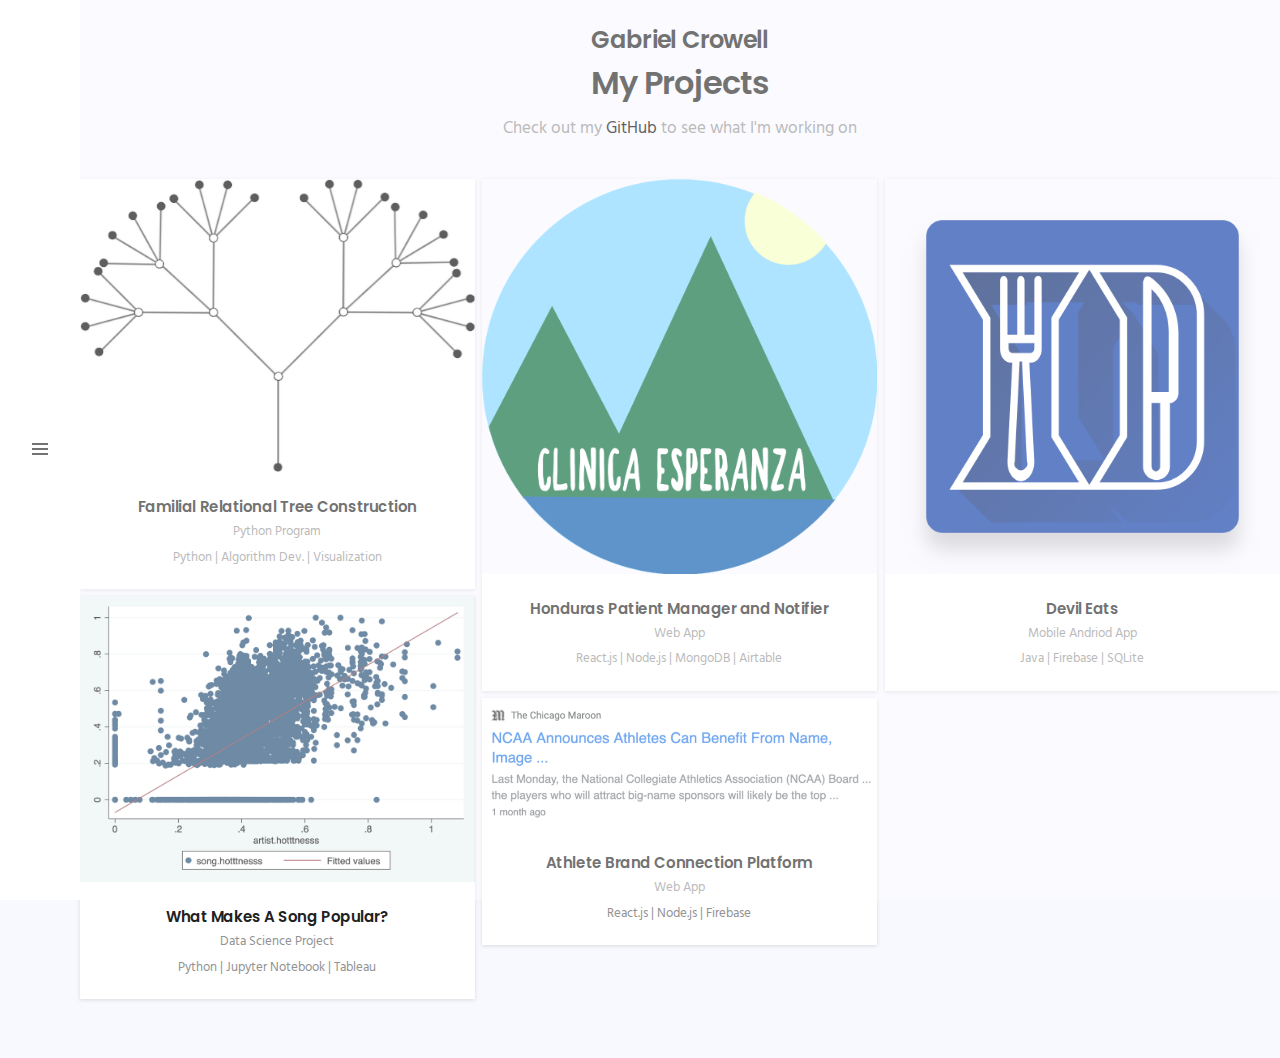
<file: index.html>
<!DOCTYPE html>
<html lang="en">
<head>
  <title>Gabriel | Home</title>

  <meta charset="utf-8">
  <!--[if IE]><meta http-equiv='X-UA-Compatible' content='IE=edge,chrome=1'><![endif]-->
  <meta name="viewport" content="width=device-width, initial-scale=1, maximum-scale=1">
  <meta name="description" content="">
  
  <!-- Google Fonts -->
  <link href='https://fonts.googleapis.com/css?family=Poppins:400,600%7CHind:400,400i,700' rel='stylesheet'>

  <!-- Css -->
  <link rel="stylesheet" href="css/bootstrap.min.css" />
  <link rel="stylesheet" href="css/font-icons.css" />
  <link rel="stylesheet" href="css/sliders.css" />
  <link rel="stylesheet" href="css/style.css" />

  <!-- Favicons -->
  <link rel="shortcut icon" href="img/favicon.ico">
  <link rel="apple-touch-icon" href="img/apple-touch-icon.png">
  <link rel="apple-touch-icon" sizes="72x72" href="img/apple-touch-icon-72x72.png">
  <link rel="apple-touch-icon" sizes="114x114" href="img/apple-touch-icon-114x114.png">

</head>

<body class="relative">
    
    <style> 
        .main-wrapper{
            background-color: ghostwhite;
        }
    
    </style>

  <!-- Preloader -->
  <div class="loader-mask">
    <div class="loader"></div>
  </div>
  
  <!-- Navigation -->
  <header class="nav-type-1">
    <nav class="navbar">
      <div class="header-wrap relative">

        <div class="navbar-header">
          <button type="button" class="navbar-toggle" data-toggle="collapse" data-target="#navbar-collapse">
            <span class="sr-only">Navigation</span>
            <span class="icon-bar"></span>
            <span class="icon-bar"></span>
            <span class="icon-bar"></span>
          </button>

          <!-- Logo -->
          <div class="logo-container">
            <div class="logo-wrap">
              <a href="index.html">
                <img width="250%" src="img/prof.jpg" alt="logo" border-radius: 50%>
              </a>
            </div>
          </div>
        </div> <!-- end navbar-header -->

        <div class="nav-wrap">
          <div class="collapse navbar-collapse" id="navbar-collapse">
            
            <ul class="nav navbar-nav">

              <li class="nav-item active"><a href="index.html">Home</a></li>
              <li><a href="about.html">About Me</a></li>
              <li><a href="https://github.com/MistyLeo12">Code</a></li>
              <li><a href="photo.html">Photography</a></li>
              <li class="nav-item"><a>Blog</a></li>
              <li><a href="contact.html">Contact</a> </li>
              <li>
                <!-- Mobile social icons -->
                <div class="social-icons on-mobile nobase dark clearfix hidden-lg hidden-md">
                  <a href="https://www.linkedin.com/in/gabriel-crowell-504b59113"><i class="ui-linkedin"></i></a>
                  <a href="https://github.com/MistyLeo12"><i class="ui-github-circled"></i></a>  
                  <a href="https://twitter.com/GabrielCrowe11"><i class="ui-twitter"></i></a>            
                  
                </div>
              </li>
              
            </ul>
          </div>
        </div> <!-- end nav-wrap -->

        <!-- Social icons -->
        <div class="social-icons nobase dark clearfix hidden-sm hidden-xs">
      	  <a href="https://www.linkedin.com/in/gabriel-crowell-504b59113"><i class="ui-linkedin"></i></a>
          <a href="https://github.com/MistyLeo12"><i class="ui-github-circled"></i></a>  
          <a href="https://twitter.com/GabrielCrowe11"><i class="ui-twitter"></i></a>     
        </div>
        
      </div> <!-- end header wrap -->


      <!-- Nav trigger -->
      <div id="nav-trigger">
        <div id="nav-icon">
          <div class="nav-icon-inner">
            <div id="nav-icon-trigger" class="nav-icon-trigger">
              <span></span>
              <span></span>
              <span></span>
              <span></span>
            </div>
          </div>
        </div>
      </div> <!-- end nav trigger -->

    </nav> <!-- end navbar -->
  </header>  

  <main class="main-wrapper oh">
    <!-- Grid -->
    <section class="section-wrap pl-80 pt-0 pb-50 ">
      <div class="container-fluid">

        <div class="row">
            <center>
            <br>
            <h3>Gabriel Crowell</h3>
            <h1>My Projects</h1>
		    <p>Check out my <a href="https://github.com/MistyLeo12">GitHub</a> to see what I'm working on</p>
            <br>
            </center>

   
            <div id="isotope-grid" class="works-grid with-title grid-3-col small-gutter">
              <a href="https://github.com/MistyLeo12/Relation-Tree" class="work-item hover-trigger hover-up">
                <div class="work-container" >
                  <div class="work-img">
                    <img src="img/portfolio/tree.png" alt="">
                  </div>
                  <div class="work-description">
                    <h3>Familial Relational Tree Construction</h3>
                    <span>Python Program<br> Python | Algorithm Dev. | Visualization </span>
                  </div>                 
                </div> 
              </a> <!-- end work-item -->

            <a href="https://github.com/MistyLeo12/WhatsAppSpike" class="work-item hover-trigger hover-up">
              <div class="work-container">
                <div class="work-img">
                  <img src="img/portfolio/clinica.png" alt="" >
                </div>
                <div class="work-description">
                  <h3>Honduras Patient Manager and Notifier</h3>
                  <span>Web App<br> React.js | Node.js | MongoDB | Airtable</span>
                </div>                 
              </div> 
            </a> <!-- end work-item -->
              
              <a href="https://github.com/MistyLeo12/DukeEats" class="work-item hover-trigger hover-up">
                <div class="work-container">
                <div class="work-img">
                  <img src="img/portfolio/duke-eats.png" alt="">              
                </div>
                <div class="work-description">
                  <h3>Devil Eats</h3>
                  <span>Mobile Andriod App<br> Java | Firebase | SQLite</span>
                </div>                
              </div> 
            </a> <!-- end work-item -->


            <a href="https://github.com/MistyLeo12/songAnalysis-" class="work-item hover-trigger hover-up">
              <div class="work-container">
                <div class="work-img">
                  <img src="img/portfolio/song.png" alt="">              
                </div>
                <div class="work-description">
                  <h3>What Makes A Song Popular?</h3>
                  <span>Data Science Project <br> Python | Jupyter Notebook | Tableau</span>
                </div>                
              </div> 
              </a> <!-- end work-item -->

              <a href="https://github.com/MistyLeo12/AthleteBrandConnection" class="work-item hover-trigger hover-up"> 
                <div class="work-container">
                  <div class="work-img">
                    <img src="img/portfolio/athelte.png" alt="">              
                  </div>  
                <div class="work-description">
                    <h3>Athlete Brand Connection Platform</h3>
                    <span>Web App<br> React.js | Node.js | Firebase </span>
                  </div>                 
              </div> 
              </a> <!-- end work-item -->
              
          </div>  <!-- end portfolio container -->
            
        </div> <!-- end row -->

      </div>
    </section> <!-- end grid -->
  </main> <!-- end main wrapper -->

	
	
  <!-- jQuery Scripts -->
  <script type="text/javascript" src="js/jquery.min.js"></script>
  <script type="text/javascript" src="js/bootstrap.min.js"></script>
  <script type="text/javascript" src="js/plugins.js"></script>  
  <script type="text/javascript" src="js/scripts.js"></script>
    
</body>
</html>
</file>
<file: css/font-icons.css>
@font-face {
  font-family: 'ui-icons';
  src: url('../fonts/ui-icons.eot?32897946');
  src: url('../fonts/ui-icons.eot?32897946#iefix') format('embedded-opentype'),
       url('../fonts/ui-icons.ttf?32897946') format('truetype'),
       url('../fonts/ui-icons.svg?32897946#ui-icons') format('svg');
  font-weight: normal;
  font-style: normal;
}
/* Chrome hack: SVG is rendered more smooth in Windozze. 100% magic, uncomment if you need it. */
/* Note, that will break hinting! In other OS-es font will be not as sharp as it could be */
/*
*/

@media screen and (-webkit-min-device-pixel-ratio:0) {
  @font-face {
    font-family: 'ui-icons';
    src: url('../font/ui-icons.svg?32897946#ui-icons') format('svg');
  }
}

 
 [class^="ui-"]:before, [class*=" ui-"]:before {
  font-family: "ui-icons";
  font-style: normal;
  font-weight: normal;
  speak: none;
 
  display: inline-block;
  text-decoration: inherit;
  width: 1em;
  margin-right: .2em;
  text-align: center;
  /* opacity: .8; */
 
  /* For safety - reset parent styles, that can break glyph codes*/
  font-variant: normal;
  text-transform: none;
 
  /* fix buttons height, for twitter bootstrap */
  line-height: 1em;
 
  /* Animation center compensation - margins should be symmetric */
  /* remove if not needed */
  margin-left: .2em;
 
  /* you can be more comfortable with increased icons size */
  /* font-size: 120%; */
 
  /* Font smoothing. That was taken from TWBS */
  -webkit-font-smoothing: antialiased;
  -moz-osx-font-smoothing: grayscale;
 
  /* Uncomment for 3D effect */
  /* text-shadow: 1px 1px 1px rgba(127, 127, 127, 0.3); */
}
 
.ui-left-arrow:before { content: '\e800'; } /* '' */
.ui-right-arrow:before { content: '\e801'; } /* '' */
.ui-vimeo:before { content: '\e802'; } /* '' */
.ui-twitter:before { content: '\f099'; } /* '' */
.ui-facebook:before { content: '\f09a'; } /* '' */
.ui-github-circled:before { content: '\f09b'; } /* '' */
.ui-linkedin:before { content: '\f0e1'; } /* '' */
.ui-angle_down:before { content: '\f107'; } /* '' */
.ui-youtube:before { content: '\f16a'; } /* '' */
.ui-instagram:before { content: '\f16d'; } /* '' */
.ui-tumblr:before { content: '\f173'; } /* '' */
.ui-dribbble:before { content: '\f17d'; } /* '' */
.ui-google:before { content: '\f1a0'; } /* '' */
.ui-reddit:before { content: '\f1a1'; } /* '' */
.ui-stumbleupon:before { content: '\f1a4'; } /* '' */
.ui-delicious:before { content: '\f1a5'; } /* '' */
.ui-behance:before { content: '\f1b4'; } /* '' */
.ui-pinterest:before { content: '\f231'; } /* '' */
</file>
<file: css/style.css>
/*-------------------------------------------------------*/
/* Table of Content

1. General
2. Typography
3. Navigation
4. Layout
5. Blog
6. Portfolio
7. Shortcodes
8. Footer
9. Responsive

/*-------------------------------------------------------*/
/*-------------------------------------------------------*/
/* General
/*-------------------------------------------------------*/

@media (max-width: 767px) {
  .desktop {
    display: none;
  }
  .mobile .main {
	display: ;
	background-image:url(../img/hovers/me.jpg);
	background-size: cover;
	}
}

@media (min-width: 768px) {
	.mobile{
		display: none;
		height: 100%;
		overflow: hidden;
	}
}


.clearfix {
  *zoom: 1;
}

.clearfix:before, .clearfix:after {
  display: table;
  line-height: 0;
  content: "";
}

.clearfix:after {
  clear: both;
}

.clear {
  clear: both;
}

.oh {
  overflow: hidden;
}

.ov {
  overflow: visible;
}

.relative {
  position: relative;
}

.section-wrap {
  padding: 120px 0;
  overflow: hidden;
  background-attachment: fixed;
  background-size: cover;
}

.section-wrap-lg {
  padding: 170px 0;
}

.section-wrap-md {
  padding: 100px 0;
}

.main-container {
  margin: auto;
}

@media (min-width: 1600px) {
  .grid-1440 .main-container,
  .grid-1440 .container {
    width: 1440px;
  }
}

.mobile section {
  background-attachment: scroll !important;
}

.bg-dark {
  background-color: #171717;
}

.bg-light {
  background-color: #fafafa;
}

.bg-white {
  background-color: #fff;
}

.bg-color {
  background-color: #23abc4;
}

.white {
  color: #fff;
}

.static {
  position: static;
}

.block {
  display: block;
}

.left {
  float: left;
}

.right {
  float: right;
}

.valign {
  position: absolute;
  top: 50%;
  -webkit-transform: translateY(-50%);
  -moz-transform: translateY(-50%);
  -ms-transform: translateY(-50%);
  -o-transform: translateY(-50%);
  transform: translateY(-50%);
}

.container-fluid.semi-fluid {
  padding: 0 40px;
}

.img-fw {
  width: 100%;
}

.uppercase {
  text-transform: uppercase;
  letter-spacing: 0.02em;
}

.last {
  margin-bottom: 0 !important;
}

@media (max-width: 991px) {
  .md-text-center {
    text-align: center;
  }
}

@media (max-width: 767px) {
  .sm-text-center {
    text-align: center;
  }
}

@media (max-width: 480px) {
  .xs-text-center {
    text-align: center;
  }
}

img.alignleft {
  float: left;
  margin: 10px 20px 10px 0;
}

img.alignright {
  float: right;
  margin: 10px 0 10px 20px;
}

.animation-wrap {
  overflow: hidden;
}

::-moz-selection {
  color: #fff;
  background-color: #171717;
}

::-webkit-selection {
  color: #fff;
  background-color: #171717;
}

::selection {
  color: #fff;
  background-color: #171717;
}

:focus {
  outline: none;
}

body {
  margin: 0;
  padding: 0;
  font-family: "Hind", sans-serif;
  font-size: 17px;
  line-height: 1.5;
  font-smoothing: antialiased;
  -webkit-font-smoothing: antialiased;
  -moz-font-smoothing: antialiased;
  background: #fff;
  outline: 0;
  overflow-x: hidden;
  overflow-y: auto;
  color: #929292;
}

body img {
  border: none;
  max-width: 100%;
  -webkit-user-select: none;
  -khtml-user-select: none;
  -moz-user-select: none;
  -o-user-select: none;
  user-select: none;
}

video {
  height: 100%;
  width: 100%;
}

iframe {
  border: 0;
}

/*-------------------------------------------------------*/
/* Preloader
/*-------------------------------------------------------*/
.loader-mask {
  position: fixed;
  top: 0;
  left: 0;
  right: 0;
  bottom: 0;
  background-color: #fff;
  z-index: 99999;
}

.loader {
  position: absolute;
  left: 50%;
  top: 50%;
  font-size: 5px;
  width: 5em;
  height: 5em;
  margin: -25px 0 0 -25px;
  text-indent: -9999em;
  border-top: 0.5em solid #2b2b2b;
  border-right: 0.5em solid rgba(245, 245, 245, 0.5);
  border-bottom: 0.5em solid rgba(245, 245, 245, 0.5);
  border-left: 0.5em solid rgba(245, 245, 245, 0.5);
  -webkit-transform: translateZ(0);
  -ms-transform: translateZ(0);
  transform: translateZ(0);
  -webkit-animation: load8 1.1s infinite linear;
  animation: load8 1.1s infinite linear;
}

.loader,
.loader:after {
  border-radius: 50%;
  width: 10em;
  height: 10em;
}

@-webkit-keyframes load8 {
  0% {
    -webkit-transform: rotate(0deg);
    transform: rotate(0deg);
  }
  100% {
    -webkit-transform: rotate(360deg);
    transform: rotate(360deg);
  }
}

@keyframes load8 {
  0% {
    -webkit-transform: rotate(0deg);
    transform: rotate(0deg);
  }
  100% {
    -webkit-transform: rotate(360deg);
    transform: rotate(360deg);
  }
}

/* Scroll Down icon
-------------------------------------------------------*/
.scroll-down {
  font-size: 16px;
  width: 38px;
  height: 38px;
  background-color: rgba(255, 255, 255, 0.2);
  text-align: center;
  line-height: 38px;
  z-index: 50 !important;
  position: absolute;
  bottom: 40px;
  left: 50%;
  margin-left: -19px;
  border-radius: 50%;
}

.scroll-down.bottom-140 {
  bottom: 140px;
}

@media only screen and (max-width: 767px) {
  .scroll-down.bottom-140 {
    bottom: 80px;
  }
}

.scroll-down a {
  line-height: 38px;
  position: relative;
  z-index: 50 !important;
}

.scroll-down i {
  color: #fff;
  -webkit-animation: scroll-down-icon 1s infinite;
  -moz-animation: scroll-down-icon 1s infinite;
  -o-animation: scroll-down-icon 1s infinite;
  animation: scroll-down-icon 1s infinite;
  position: absolute;
  left: 13px;
  font-size: 20px;
}

@-webkit-keyframes scroll-down-icon {
  0% {
    bottom: 3px;
  }
  50% {
    bottom: 8px;
  }
  100% {
    bottom: 3px;
  }
}

@-moz-keyframes scroll-down-icon {
  0% {
    bottom: 3px;
  }
  50% {
    bottom: 8px;
  }
  100% {
    bottom: 3px;
  }
}

@-o-keyframes scroll-down-icon {
  0% {
    bottom: 3px;
  }
  50% {
    bottom: 8px;
  }
  100% {
    bottom: 3px;
  }
}

@keyframes scroll-down-icon {
  0% {
    bottom: 3px;
  }
  50% {
    bottom: 8px;
  }
  100% {
    bottom: 3px;
  }
}

.row.row-4 {
  margin: 0 -2px;
}

.row.row-4 > div {
  padding: 0 2px;
}

.row.row-10 {
  margin: 0 -5px;
}

.row.row-10 > div {
  padding: 0 5px;
}

.row.row-12 {
  margin: 0 -6px;
}

.row.row-12 > div {
  padding: 0 6px;
}

.row.row-16 {
  margin: 0 -8px;
}

.row.row-16 > div {
  padding: 0 8px;
}

.row.row-20 {
  margin: 0 -10px;
}

.row.row-20 > div {
  padding: 0 10px;
}

/* Magnific Popup
-------------------------------------------------------*/
.mfp-bg, .mfp-wrap {
  position: fixed;
  left: 0;
  top: 0;
}

.mfp-bg, .mfp-container, .mfp-wrap {
  height: 100%;
  width: 100%;
}

.mfp-container:before, .mfp-figure:after {
  content: '';
}

.mfp-bg {
  z-index: 1250;
  overflow: hidden;
  background: #0b0b0b;
  opacity: .8;
  filter: alpha(opacity=80);
}

.mfp-wrap {
  z-index: 1251;
  outline: 0 !important;
  -webkit-backface-visibility: hidden;
}

.mfp-container {
  text-align: center;
  position: absolute;
  left: 0;
  top: 0;
  padding: 0 8px;
  -webkit-box-sizing: border-box;
  -moz-box-sizing: border-box;
  box-sizing: border-box;
}

.mfp-container:before {
  display: inline-block;
  height: 100%;
  vertical-align: middle;
}

.mfp-align-top .mfp-container:before {
  display: none;
}

.mfp-content {
  position: relative;
  display: inline-block;
  vertical-align: middle;
  margin: 0 auto;
  text-align: left;
  z-index: 1045;
}

.mfp-close, .mfp-preloader {
  text-align: center;
  position: absolute;
}

.mfp-ajax-holder .mfp-content, .mfp-inline-holder .mfp-content {
  width: 100%;
  cursor: auto;
}

.mfp-ajax-cur {
  cursor: progress;
}

.mfp-zoom-out-cur, .mfp-zoom-out-cur .mfp-image-holder .mfp-close {
  cursor: -moz-zoom-out;
  cursor: -webkit-zoom-out;
  cursor: zoom-out;
}

.mfp-zoom {
  cursor: pointer;
  cursor: -webkit-zoom-in;
  cursor: -moz-zoom-in;
  cursor: zoom-in;
}

.mfp-auto-cursor .mfp-content {
  cursor: auto;
}

.mfp-arrow, .mfp-close, .mfp-counter, .mfp-preloader {
  -webkit-user-select: none;
  -moz-user-select: none;
  user-select: none;
}

.mfp-loading.mfp-figure {
  display: none;
}

.mfp-hide {
  display: none !important;
}

.mfp-preloader {
  color: #CCC;
  top: 50%;
  width: auto;
  margin-top: -.8em;
  left: 8px;
  right: 8px;
  z-index: 1044;
}

.mfp-preloader a {
  color: #CCC;
}

.mfp-close, .mfp-preloader a:hover {
  color: #FFF;
}

.mfp-s-error .mfp-content, .mfp-s-ready .mfp-preloader {
  display: none;
}

button.mfp-arrow, button.mfp-close {
  overflow: visible;
  cursor: pointer;
  background: 0 0;
  border: 0;
  -webkit-appearance: none;
  display: block;
  outline: 0;
  padding: 0;
  z-index: 1046;
  -webkit-box-shadow: none;
  box-shadow: none;
}

button::-moz-focus-inner {
  padding: 0;
  border: 0;
}

.mfp-close {
  width: 44px;
  height: 44px;
  line-height: 44px;
  right: 0;
  top: 0;
  text-decoration: none;
  opacity: .65;
  filter: alpha(opacity=65);
  padding: 0 0 18px 10px;
  font-style: normal;
  font-size: 28px;
  font-family: Arial,Baskerville,monospace;
}

.mfp-close:focus, .mfp-close:hover {
  opacity: 1;
  filter: alpha(opacity=100);
}

.mfp-close:active {
  top: 1px;
}

.mfp-close-btn-in .mfp-close {
  color: #333;
}

.mfp-iframe-holder .mfp-close, .mfp-image-holder .mfp-close {
  color: #FFF;
  right: -6px;
  text-align: right;
  padding-right: 6px;
  width: 100%;
}

.mfp-counter {
  position: absolute;
  top: 0;
  right: 0;
  color: #CCC;
  font-size: 12px;
  line-height: 18px;
  white-space: nowrap;
}

.mfp-figure, img.mfp-img {
  line-height: 0;
}

.mfp-arrow {
  position: absolute;
  opacity: .65;
  filter: alpha(opacity=65);
  margin: -55px 0 0;
  top: 50%;
  padding: 0;
  width: 90px;
  height: 110px;
  -webkit-tap-highlight-color: transparent;
}

.mfp-arrow:active {
  margin-top: -54px;
}

.mfp-arrow:focus, .mfp-arrow:hover {
  opacity: 1;
  filter: alpha(opacity=100);
}

.mfp-arrow .mfp-a, .mfp-arrow .mfp-b, .mfp-arrow:after, .mfp-arrow:before {
  content: '';
  display: block;
  width: 0;
  height: 0;
  position: absolute;
  left: 0;
  top: 0;
  margin-top: 35px;
  margin-left: 35px;
  border: inset transparent;
}

.mfp-arrow .mfp-a, .mfp-arrow:after {
  border-top-width: 13px;
  border-bottom-width: 13px;
  top: 8px;
}

.mfp-arrow .mfp-b, .mfp-arrow:before {
  border-top-width: 21px;
  border-bottom-width: 21px;
  opacity: .7;
}

.mfp-arrow-left {
  left: 0;
}

.mfp-arrow-left .mfp-a, .mfp-arrow-left:after {
  border-right: 17px solid #FFF;
  margin-left: 31px;
}

.mfp-arrow-left .mfp-b, .mfp-arrow-left:before {
  margin-left: 25px;
  border-right: 27px solid #3F3F3F;
}

.mfp-arrow-right {
  right: 0;
}

.mfp-arrow-right .mfp-a, .mfp-arrow-right:after {
  border-left: 17px solid #FFF;
  margin-left: 39px;
}

.mfp-arrow-right .mfp-b, .mfp-arrow-right:before {
  border-left: 27px solid #3F3F3F;
}

.mfp-iframe-holder {
  padding-top: 40px;
  padding-bottom: 40px;
}

.mfp-iframe-holder .mfp-content {
  line-height: 0;
  width: 100%;
  max-width: 900px;
}

.mfp-image-holder .mfp-content, img.mfp-img {
  max-width: 100%;
}

.mfp-iframe-holder .mfp-close {
  top: -40px;
}

.mfp-iframe-scaler {
  width: 100%;
  height: 0;
  overflow: hidden;
  padding-top: 56.25%;
}

.mfp-iframe-scaler iframe {
  position: absolute;
  display: block;
  top: 0;
  left: 0;
  width: 100%;
  height: 100%;
  box-shadow: 0 0 8px rgba(0, 0, 0, 0.6);
  background: #000;
}

.mfp-figure:after, img.mfp-img {
  width: auto;
  height: auto;
  display: block;
}

img.mfp-img {
  -webkit-box-sizing: border-box;
  -moz-box-sizing: border-box;
  box-sizing: border-box;
  padding: 40px 0;
  margin: 0 auto;
}

.mfp-figure:after {
  position: absolute;
  left: 0;
  top: 40px;
  bottom: 40px;
  right: 0;
  z-index: -1;
  box-shadow: 0 0 8px rgba(0, 0, 0, 0.6);
  background: #444;
}

.mfp-figure small {
  color: #BDBDBD;
  display: block;
  font-size: 12px;
  line-height: 14px;
}

.mfp-figure figure {
  margin: 0;
}

.mfp-bottom-bar {
  margin-top: -36px;
  position: absolute;
  top: 100%;
  left: 0;
  width: 100%;
  cursor: auto;
}

.mfp-title {
  text-align: left;
  line-height: 18px;
  color: #F3F3F3;
  word-wrap: break-word;
  padding-right: 36px;
}

.mfp-gallery .mfp-image-holder .mfp-figure {
  cursor: pointer;
}

@media screen and (max-width: 800px) and (orientation: landscape), screen and (max-height: 300px) {
  .mfp-img-mobile .mfp-image-holder {
    padding-left: 0;
    padding-right: 0;
  }
  .mfp-img-mobile img.mfp-img {
    padding: 0;
  }
  .mfp-img-mobile .mfp-figure:after {
    top: 0;
    bottom: 0;
  }
  .mfp-img-mobile .mfp-figure small {
    display: inline;
    margin-left: 5px;
  }
  .mfp-img-mobile .mfp-bottom-bar {
    background: rgba(0, 0, 0, 0.6);
    bottom: 0;
    margin: 0;
    top: auto;
    padding: 3px 5px;
    position: fixed;
    -webkit-box-sizing: border-box;
    -moz-box-sizing: border-box;
    box-sizing: border-box;
  }
  .mfp-img-mobile .mfp-bottom-bar:empty {
    padding: 0;
  }
  .mfp-img-mobile .mfp-counter {
    right: 5px;
    top: 3px;
  }
  .mfp-img-mobile .mfp-close {
    top: 0;
    right: 0;
    width: 35px;
    height: 35px;
    line-height: 35px;
    background: rgba(0, 0, 0, 0.6);
    position: fixed;
    text-align: center;
    padding: 0;
  }
}

@media all and (max-width: 900px) {
  .mfp-arrow {
    -webkit-transform: scale(0.75);
    transform: scale(0.75);
  }
  .mfp-arrow-left {
    -webkit-transform-origin: 0;
    transform-origin: 0;
  }
  .mfp-arrow-right {
    -webkit-transform-origin: 100%;
    transform-origin: 100%;
  }
  .mfp-container {
    padding-left: 6px;
    padding-right: 6px;
  }
}

.mfp-ie7 .mfp-img {
  padding: 0;
}

.mfp-ie7 .mfp-bottom-bar {
  width: 600px;
  left: 50%;
  margin-left: -300px;
  margin-top: 5px;
  padding-bottom: 5px;
}

.mfp-ie7 .mfp-container {
  padding: 0;
}

.mfp-ie7 .mfp-content {
  padding-top: 44px;
}

.mfp-ie7 .mfp-close {
  top: 0;
  right: 0;
  padding-top: 0;
}

.mfp-with-zoom .mfp-container,
.mfp-with-zoom.mfp-bg {
  opacity: 0;
  -webkit-backface-visibility: hidden;
  /* ideally, transition speed should match zoom duration */
  -webkit-transition: all 0.3s ease-out;
  -moz-transition: all 0.3s ease-out;
  -o-transition: all 0.3s ease-out;
  transition: all 0.3s ease-out;
}

.mfp-with-zoom.mfp-ready .mfp-container {
  opacity: 1;
}

.mfp-with-zoom.mfp-ready.mfp-bg {
  opacity: 0.8;
}

.mfp-with-zoom.mfp-removing .mfp-container,
.mfp-with-zoom.mfp-removing.mfp-bg {
  opacity: 0;
}

/* Row multiple items
-------------------------------------------------------*/
.items-grid .col-xs-6:nth-child(2n + 3) {
  clear: left;
}

.items-grid .col-xs-4:nth-child(3n + 4) {
  clear: left;
}

.items-grid .col-xs-3:nth-child(4n + 5) {
  clear: left;
}

.items-grid .col-xs-2:nth-child(6n + 7) {
  clear: left;
}

.items-grid .col-xs-1:nth-child(12n + 13) {
  clear: left;
}

@media (min-width: 768px) {
  .items-grid .col-xs-6:nth-child(2n + 3) {
    clear: none;
  }
  .items-grid .col-xs-4:nth-child(3n + 4) {
    clear: none;
  }
  .items-grid .col-xs-3:nth-child(4n + 5) {
    clear: none;
  }
  .items-grid .col-xs-2:nth-child(6n + 7) {
    clear: none;
  }
  .items-grid .col-xs-1:nth-child(12n + 13) {
    clear: none;
  }
  .items-grid .col-sm-6:nth-child(2n + 3) {
    clear: left;
  }
  .items-grid .col-sm-4:nth-child(3n + 4) {
    clear: left;
  }
  .items-grid .col-sm-3:nth-child(4n + 5) {
    clear: left;
  }
  .items-grid .col-sm-2:nth-child(6n + 7) {
    clear: left;
  }
  .items-grid .col-sm-1:nth-child(12n + 13) {
    clear: left;
  }
}

@media (min-width: 992px) {
  .items-grid .col-sm-6:nth-child(2n + 3) {
    clear: none;
  }
  .items-grid .col-sm-4:nth-child(3n + 4) {
    clear: none;
  }
  .items-grid .col-sm-3:nth-child(4n + 5) {
    clear: none;
  }
  .items-grid .col-sm-2:nth-child(6n + 7) {
    clear: none;
  }
  .items-grid .col-sm-1:nth-child(12n + 13) {
    clear: none;
  }
  .items-grid .col-md-6:nth-child(2n + 3) {
    clear: left;
  }
  .items-grid .col-md-4:nth-child(3n + 4) {
    clear: left;
  }
  .items-grid .col-md-3:nth-child(4n + 5) {
    clear: left;
  }
  .items-grid .col-md-2:nth-child(6n + 7) {
    clear: left;
  }
  .items-grid .col-md-1:nth-child(12n + 13) {
    clear: left;
  }
}

@media (min-width: 1200px) {
  .items-grid .col-md-6:nth-child(2n + 3) {
    clear: none;
  }
  .items-grid .col-md-4:nth-child(3n + 4) {
    clear: none;
  }
  .items-grid .col-md-3:nth-child(4n + 5) {
    clear: none;
  }
  .items-grid .col-md-2:nth-child(6n + 7) {
    clear: none;
  }
  .items-grid .col-md-1:nth-child(12n + 13) {
    clear: none;
  }
  .items-grid .col-lg-6:nth-child(2n + 3) {
    clear: left;
  }
  .items-grid .col-lg-4:nth-child(3n + 4) {
    clear: left;
  }
  .items-grid .col-lg-3:nth-child(4n + 5) {
    clear: left;
  }
  .items-grid .col-lg-2:nth-child(6n + 7) {
    clear: left;
  }
  .items-grid .col-lg-1:nth-child(12n + 13) {
    clear: left;
  }
}

/* 5 columns
-------------------------------------------------------*/
.col-xs-5ths,
.col-sm-5ths,
.col-md-5ths,
.col-lg-5ths {
  position: relative;
  min-height: 1px;
  padding-right: 10px;
  padding-left: 10px;
}

.col-xs-5ths {
  width: 20%;
  float: left;
}

@media (min-width: 767px) {
  .col-sm-5ths {
    width: 20%;
    float: left;
  }
}

@media (min-width: 992px) {
  .col-md-5ths {
    width: 20%;
    float: left;
  }
}

@media (min-width: 1200px) {
  .col-lg-5ths {
    width: 20%;
    float: left;
  }
}

/* Hover Overlays
-------------------------------------------------------*/
.hover-overlay {
  content: '';
  display: block;
  position: absolute;
  top: 0;
  width: 100%;
  height: 100%;
  opacity: 0;
  visibility: hidden;
  -webkit-transition: all 0.3s ease-in-out;
  -moz-transition: all 0.3s ease-in-out;
  -ms-transition: all 0.3s ease-in-out;
  -o-transition: all 0.3s ease-in-out;
  transition: all 0.3s ease-in-out;
}

.hover-overlay.light {
  background-color: rgba(255, 255, 255, 0.9);
}

.hover-trigger:hover .hover-overlay {
  opacity: 1;
  visibility: visible;
}

[data-overlay="1"] {
  background-color: rgba(25, 25, 25, 0.1);
}

[data-overlay="2"] {
  background-color: rgba(25, 25, 25, 0.2);
}

[data-overlay="3"] {
  background-color: rgba(25, 25, 25, 0.3);
}

[data-overlay="4"] {
  background-color: rgba(25, 25, 25, 0.4);
}

[data-overlay="5"] {
  background-color: rgba(25, 25, 25, 0.5);
}

[data-overlay="6"] {
  background-color: rgba(25, 25, 25, 0.6);
}

[data-overlay="7"] {
  background-color: rgba(25, 25, 25, 0.7);
}

[data-overlay="8"] {
  background-color: rgba(25, 25, 25, 0.8);
}

[data-overlay="9"] {
  background-color: rgba(25, 25, 25, 0.9);
}

[data-overlay="10"] {
  background-color: #191919;
}

/* List Items
-------------------------------------------------------*/
.list-dividers > li {
  position: relative;
  padding: 9px 0;
  border-bottom: 1px solid #eaeaea;
}

.list-no-dividers > li {
  position: relative;
  padding: 7px 0 !important;
}

/*-------------------------------------------------------*/
/* Typography
/*-------------------------------------------------------*/
ul {
  list-style: none;
  margin: 0;
  padding: 0;
}

h1, h2, h3, h4, h5, h6 {
  font-family: "Poppins", sans-serif;
  margin-top: 0;
  color: #212121;
  font-weight: 600;
  letter-spacing: -0.03em;
  line-height: 1.2;
}

h1 {
  font-size: 32px;
}

h2 {
  font-size: 28px;
}

h3 {
  font-size: 24px;
}

h4 {
  font-size: 20px;
}

h5 {
  font-size: 18px;
}

h6 {
  font-size: 16px;
}

h1 > a, h2 > a, h3 > a, h4 > a, h5 > a, h6 > a {
  color: inherit;
}

h1 small, h2 small, h3 small, h4 small, h5 small, h6 small {
  color: #212121;
  font-size: 85%;
  font-weight: bold;
}

.heading {
  position: relative;
  margin-bottom: 0;
}

.heading.large {
  font-size: 42px;
}

.heading-row {
  margin-bottom: 70px;
}

a {
  text-decoration: none;
  color: #000;
  outline: none;
  -webkit-transition: color 0.1s ease-in-out;
  -moz-transition: color 0.1s ease-in-out;
  -ms-transition: color 0.1s ease-in-out;
  -o-transition: color 0.1s ease-in-out;
  transition: color 0.1s ease-in-out;
}

a:hover, a:focus {
  text-decoration: none;
  color: #171717;
  outline: none;
}

.underline {
  border-bottom: 1px solid #eaeaea;
}

.underline:hover {
  border-color: #171717;
}

b, strong {
  color: #212121;
}

.lead-heading.white strong {
  color: #fff;
}

p {
  font-size: 17px;
  color: #929292;
  font-weight: normal;
  line-height: 31px;
}

.list-inline {
  margin: 0;
}

.bottom-line:after {
  content: "";
  display: block;
  width: 50px;
  border-bottom: 3px solid #23abc4;
  margin: 22px auto 0;
  z-index: 1;
  position: relative;
}

.bottom-line.left-align:after {
  margin: 22px auto 22px 0;
}

.bottom-line.grey:after {
  border-color: #e4e4e4;
}

.bottom-line.full-grey:after {
  width: 100%;
  border-color: #eaeaea;
  margin-top: 16px;
}

@media (min-width: 768px) {
  .lead {
    font-size: 18px;
  }
}

.lead {
  margin-bottom: 10px;
  font-size: 18px;
  font-weight: 400;
  line-height: 30px;
}

p.large {
  font-size: 120%;
  line-height: 1.8;
}

.fsz-50 {
  font-size: 50px;
}

.fsz-16 {
  font-size: 16px;
}

blockquote {
  padding: 10px 0 10px 40px;
  margin: 0;
  border-left: 3px solid #e5e5e5;
}

blockquote > p {
  font-size: 17px;
  line-height: 30px;
  font-family: "Poppins", sans-serif;
  margin-bottom: 7px !important;
  color: #929292;
  position: relative;
}

blockquote > span {
  color: #212121;
  font-size: 14px;
}

.highlight {
  padding: 3px 5px;
  color: #fff;
  background-color: #23abc4;
}

.list li {
  line-height: 24px;
  position: relative;
}

.list li i {
  line-height: 21px;
}

.bullets li,
.arrows li,
.checks li,
.numbers li {
  margin-bottom: 20px;
  color: #929292;
}

.bullets li {
  padding-left: 15px;
}

.bullets li:before {
  content: "\2022";
  font-size: 18px;
  position: absolute;
  left: 0;
  color: #23abc4;
}

.arrows i {
  margin-right: 5px;
}

.arrows i,
.checks i {
  color: #23abc4;
}

.checks i {
  font-size: 12px;
  margin-right: 7px;
  vertical-align: middle;
}

ol.numbers {
  padding-left: 20px;
}

.section-columns p {
  margin-bottom: 40px;
}

/*-------------------------------------------------------*/
/* Navigation
/*-------------------------------------------------------*/
@media (max-width: 991px) {
  .navbar-header {
    float: none;
  }
  .navbar-left, .navbar-nav, .navbar-right {
    float: none !important;
  }
  .navbar-toggle {
    display: block;
  }
  .navbar-collapse {
    border-top: 1px solid transparent;
    box-shadow: inset 0 1px 0 rgba(255, 255, 255, 0.1);
  }
  .navbar-fixed-top {
    top: 0;
    border-width: 0 0 1px;
  }
  .navbar-collapse.collapse {
    display: none !important;
  }
  .navbar-nav {
    margin-top: 7.5px;
  }
  .navbar-nav > li {
    float: none;
  }
  .navbar-nav > li > a {
    padding-top: 10px;
    padding-bottom: 10px;
  }
  .collapse.in {
    display: block !important;
  }
  .navbar-nav .open .dropdown-menu {
    position: static;
    float: none;
    width: auto;
    margin-top: 0;
    background-color: transparent;
    border: 0;
    -webkit-box-shadow: none;
    box-shadow: none;
  }
}

.navbar {
  margin-bottom: 0;
  height: 100%;
  border: none;
  min-height: 60px;
  -webkit-backface-visibility: hidden;
  backface-visibility: hidden;
  -webkit-transition: all 0.3s ease-in-out;
  -moz-transition: all 0.3s ease-in-out;
  -ms-transition: all 0.3s ease-in-out;
  -o-transition: all 0.3s ease-in-out;
  transition: all 0.3s ease-in-out;
  z-index: 120;
}

.navigation {
  width: 100%;
  line-height: 0;
}

.navigation-overlay {
  -webkit-transition: all 0.3s ease-in-out;
  -moz-transition: all 0.3s ease-in-out;
  -ms-transition: all 0.3s ease-in-out;
  -o-transition: all 0.3s ease-in-out;
  transition: all 0.3s ease-in-out;
}

.logo-container {
  float: left;
}

.logo-wrap {
  display: table;
  width: 100%;
}

.logo-wrap > a {
  display: table-cell;
  vertical-align: middle;
  height: 100px;
}

.logo,
.logo-dark {
  max-height: 25px;
}

.navbar-header {
  padding-right: 15px;
}

.navbar-nav {
  margin: 0;
  display: inline-block;
  float: none;
  width: 100%;
  margin-top: 120px;
}

.navbar-nav > li,
.navbar-nav .social-icons a {
  float: none;
}

.navbar-nav > li > a {
  font-family: "Poppins", sans-serif;
  font-weight: 600;
  letter-spacing: -0.03em;
  color: #929292;
  font-size: 17px;
  padding: 11px 0;
  line-height: 1;
}

.navbar-nav > li > a:hover {
  color: #212121;
}

.navbar-nav > .active > a {
  color: #212121;
}

.navbar-nav > li:last-child > a {
  padding-right: 0;
}

.navbar-collapse {
  border: none;
  padding-left: 0;
  padding-right: 0;
  max-height: 100% !important;
  -webkit-box-shadow: none;
  -moz-box-shadow: none;
  -ms-box-shadow: none;
  box-shadow: none;
}

.navbar-collapse.in {
  overflow-x: hidden;
}

.navbar-nav > .open > a,
.navbar-nav > .open > a:focus,
.navbar-nav > .open > a:hover {
  background-color: transparent;
  color: #23abc4;
}

.nav .open > a,
.nav .open > a:focus,
.nav .open > a:hover,
.nav > li > a:focus,
.nav > li > a:hover {
  background-color: transparent;
  border-color: #eaeaea;
  text-decoration: none;
}

/* Navigation Toggle
-------------------------------------------------------*/
.navbar-toggle {
  margin: 0;
  border: none;
  z-index: 50;
  top: 13px;
  padding-right: 0;
}

.navbar-toggle .icon-bar {
  background-color: #212121;
  width: 18px;
}

.navbar-toggle:focus .icon-bar, .navbar-toggle:hover .icon-bar {
  background-color: #212121;
}

.navbar-toggle:focus, .navbar-toggle:hover {
  background-color: transparent;
}

.dark-bg .navbar-toggle .icon-bar {
  background-color: #fff;
}

/* Nav Side Icon
-------------------------------------------------------*/
.nav-icon-wrap {
  position: relative;
  margin-left: 15px;
  padding-right: 15px;
}

#nav-icon {
  display: table;
  width: 16px;
  height: 20px;
  padding: 0;
  position: absolute;
  left: 50%;
  top: 50%;
  -webkit-transform: translate(-50%, -50%);
  -moz-transform: translate(-50%, -50%);
  -ms-transform: translate(-50%, -50%);
  -o-transform: translate(-50%, -50%);
  transform: translate(-50%, -50%);
}

#nav-icon .nav-icon-inner {
  display: table-cell;
  vertical-align: middle;
  position: relative;
  z-index: 300;
}

#nav-icon .nav-icon-trigger {
  height: 20px;
  display: block;
  position: relative;
  top: 3px;
  -webkit-transform: translate3d(0, 0, 0);
  -moz-transform: translate3d(0, 0, 0);
  -ms-transform: translate3d(0, 0, 0);
  -o-transform: translate3d(0, 0, 0);
  transform: translate3d(0, 0, 0);
}

#nav-icon span {
  display: block;
  position: absolute;
  height: 2px;
  width: 100%;
  background-color: #212121;
  opacity: 1;
  left: 0;
  -webkit-transition: all 0.3s ease-in-out;
  -moz-transition: all 0.3s ease-in-out;
  -ms-transition: all 0.3s ease-in-out;
  -o-transition: all 0.3s ease-in-out;
  transition: all 0.3s ease-in-out;
}

#nav-icon span:nth-child(1) {
  top: 0px;
}

#nav-icon span:nth-child(2), #nav-icon span:nth-child(3) {
  top: 5px;
}

#nav-icon span:nth-child(4) {
  top: 10px;
}

#nav-icon.opened span:nth-child(1),
#nav-icon.opened span:nth-child(4) {
  top: 6px;
  width: 0%;
  left: 50%;
}

#nav-icon.opened span:nth-child(2) {
  -webkit-transform: rotate(45deg);
  -moz-transform: rotate(45deg);
  -ms-transform: rotate(45deg);
  -o-transform: rotate(45deg);
  transform: rotate(45deg);
}

#nav-icon.opened span:nth-child(3) {
  -webkit-transform: rotate(-45deg);
  -moz-transform: rotate(-45deg);
  -ms-transform: rotate(-45deg);
  -o-transform: rotate(-45deg);
  transform: rotate(-45deg);
}

#nav-icon.opened {
  position: relative;
  z-index: 502;
}

.mobile .main-wrapper.opened {
  cursor: pointer;
}

/*-------------------------------------------------------*/
/* Nav Type-1 (Left Nav)
/*-------------------------------------------------------*/
.content-wrap {
  margin-left: 320px;
  position: relative;
  width: auto;
}

.container {
  max-width: 100%;
}

.header-wrap {
  width: 320px;
  height: 100%;
  background-color: #fafafa;
  padding: 70px 75px;
  display: inline-block;
  float: left;
  overflow-y: auto;
}

.logo-wrap > a {
  height: auto;
}

.nav-type-1 {
  position: fixed;
  left: -320px;
  top: 0;
  z-index: 500;
  height: 100%;
  -webkit-transition: all 400ms cubic-bezier(0.785, 0.135, 0.15, 0.86);
  -moz-transition: all 400ms cubic-bezier(0.785, 0.135, 0.15, 0.86);
  -ms-transition: all 400ms cubic-bezier(0.785, 0.135, 0.15, 0.86);
  -o-transition: all 400ms cubic-bezier(0.785, 0.135, 0.15, 0.86);
  transition: all 400ms cubic-bezier(0.785, 0.135, 0.15, 0.86);
}

.nav-type-1.opened {
  left: 0;
}

.nav-type-1 .social-icons {
  position: absolute;
  bottom: 60px;
}

@media (max-height: 960px) {
  .nav-type-1 .social-icons {
    position: static;
    margin-top: 100px;
  }
}

.navbar-header,
.logo-container {
  width: 100%;
}

.navbar-header {
  padding: 0;
}

.nav-item-submenu li a {
  display: block;
  padding: 8px 0;
  line-height: 1;
  color: #929292;
  font-size: 15px;
}

.nav-item-submenu li a:hover {
  color: #212121;
}

#nav-trigger {
  height: 100%;
  width: 80px;
  background-color: #fff;
  display: inline-block;
  float: left;
  position: relative;
  cursor: pointer;
}

@media (min-width: 992px) {
  .navbar-nav {
    opacity: 0;
    -webkit-transform: translateX(-30%);
    -moz-transform: translateX(-30%);
    -ms-transform: translateX(-30%);
    -o-transform: translateX(-30%);
    transform: translateX(-30%);
    -webkit-transition: 0.6s ease-in-out;
    -moz-transition: 0.6s ease-in-out;
    -ms-transition: 0.6s ease-in-out;
    -o-transition: 0.6s ease-in-out;
    transition: 0.6s ease-in-out;
  }
}

.nav-type-1.opened .navbar-nav {
  -webkit-transform: translateX(0);
  -moz-transform: translateX(0);
  -ms-transform: translateX(0);
  -o-transform: translateX(0);
  transform: translateX(0);
  opacity: 1;
}

/* Mobile social icons
-------------------------------------------------------*/
.social-icons.on-mobile {
  position: relative;
  margin-top: 20px;
  margin-bottom: 10px;
  bottom: 0;
}

/*-------------------------------------------------------*/
/* Navigation Mobile Styles
/*-------------------------------------------------------*/
@media (max-width: 991px) {
  .navbar-header {
    width: 100%;
    padding-right: 0;
  }
  .navbar,
  .logo-wrap > a,
  .navbar-header {
    height: 60px;
  }
  .navbar-collapse {
    text-align: left;
  }
  .logo-container {
    position: absolute;
    top: 0;
    width: auto;
  }
  .logo-wrap {
    width: auto;
  }
  .nav > li > a {
    padding: 15px 0 15px 15px;
    border-bottom: 1px solid #eaeaea;
    line-height: 1.2;
  }
  .nav > li:last-child > a {
    border-bottom: 0;
  }
  .navbar-nav {
    display: block;
    position: relative;
    margin: 0;
  }
  .navbar-nav > li {
    display: block;
  }
  .navbar-nav > li > a {
    padding: 15px 0;
  }
  .header-wrap {
    padding: 0 20px;
    width: 100%;
    height: auto;
    float: none;
  }
  .nav-wrap {
    padding-left: 0;
    padding-right: 0;
    width: 100% !important;
    -webkit-transform: none;
    -moz-transform: none;
    -ms-transform: none;
    -o-transform: none;
    transform: none;
    opacity: 1;
  }
  .content-wrap {
    margin-left: 0;
  }
  #nav-trigger {
    display: none;
  }
  .nav-type-1 {
    background-color: #fff;
    box-shadow: 0 0 5px rgba(0, 0, 0, 0.1);
    width: 100%;
    height: auto;
    position: absolute;
    left: 0;
  }
  .nav-item-submenu li a {
    padding: 15px;
    border-bottom: 1px solid #eaeaea;
  }
  .nav-item-toggle > a:after {
    font-family: "ui-icons";
    position: absolute;
    content: "\f107";
    font-weight: 400;
    right: 0;
    color: #929292;
  }
}

/*-------------------------------------------------------*/
/* Hero Img
/*-------------------------------------------------------*/
.pl-80 {
  padding-left: 80px !important;
}

@media only screen and (max-width: 991px) {
  .pl-80 {
    padding-left: 0 !important;
  }
}

.hero-holder {
  bottom: 0;
  left: 80px;
  position: absolute;
  padding: 0 0 80px 95px;
  z-index: 5;
  color: #fff;
}

.hero-holder h1, .hero-holder h2 {
  color: inherit;
}

.hero-holder h1 {
  font-size: 58px;
  margin-bottom: 14px;
}

.hero-holder h2 {
  font-size: 24px;
  font-weight: 400;
  margin-bottom: 0;
}

@media only screen and (max-width: 991px) {
  .hero-holder {
    left: 0;
    padding: 0 0 30px 30px;
  }
  .hero-holder h1 {
    font-size: 36px;
  }
  .hero-holder h2 {
    font-size: 18px;
  }
}

.fullscreen-img .img-holder {
  width: 100%;
  height: 100%;
  background-size: cover;
  background-position: center;
  background-repeat: no-repeat;
  top: 0;
  position: absolute;
}

.fullscreen-img li {
  height: 100%;
}

.fullscreen-img img {
  visibility: hidden;
  opacity: 0;
}

.gradient-overlay:before {
  content: '';
  display: block;
  width: 100%;
  height: 40%;
  bottom: 0;
  position: absolute;
  z-index: 3;
  background: rgba(0, 0, 0, 0.34);
  background: -webkit-linear-gradient(rgba(255, 255, 255, 0) 0%, rgba(0, 0, 0, 0.34) 100%);
  background: -o-linear-gradient(rgba(255, 255, 255, 0) 0%, rgba(0, 0, 0, 0.34) 100%);
  background: linear-gradient(rgba(255, 255, 255, 0) 0%, rgba(0, 0, 0, 0.34) 100%);
  filter: progid:DXImageTransform.Microsoft.gradient( startColorstr='#ffffff', endColorstr='#000000', GradientType=0 );
}

/*!
 * fullPage 2.8.8
 * https://github.com/alvarotrigo/fullPage.js
 * MIT licensed
 *
 * Copyright (C) 2013 alvarotrigo.com - A project by Alvaro Trigo
 */
html.fp-enabled,
.fp-enabled body {
  margin: 0;
  padding: 0;
  overflow: hidden;
  /*Avoid flicker on slides transitions for mobile phones #336 */
  -webkit-tap-highlight-color: transparent;
}

#superContainer {
  height: 100%;
  position: relative;
  /* Touch detection for Windows 8 */
  -ms-touch-action: none;
  /* IE 11 on Windows Phone 8.1*/
  touch-action: none;
}

.fp-section {
  position: relative;
  -webkit-box-sizing: border-box;
  /* Safari<=5 Android<=3 */
  -moz-box-sizing: border-box;
  /* <=28 */
  box-sizing: border-box;
}

.fp-slide {
  float: left;
}

.fp-slide, .fp-slidesContainer {
  height: 100%;
  display: block;
}

.fp-slides {
  z-index: 1;
  height: 100%;
  overflow: hidden;
  position: relative;
  -webkit-transition: all 0.3s ease-out;
  /* Safari<=6 Android<=4.3 */
  transition: all 0.3s ease-out;
}

.fp-section.fp-table, .fp-slide.fp-table {
  display: table;
  table-layout: fixed;
  width: 100%;
}

.fp-tableCell {
  display: table-cell;
  vertical-align: middle;
  width: 100%;
  height: 100%;
}

.fp-slidesContainer {
  float: left;
  position: relative;
}

.fp-controlArrow {
  -webkit-user-select: none;
  /* webkit (safari, chrome) browsers */
  -moz-user-select: none;
  /* mozilla browsers */
  -khtml-user-select: none;
  /* webkit (konqueror) browsers */
  -ms-user-select: none;
  /* IE10+ */
  position: absolute;
  z-index: 4;
  top: 50%;
  cursor: pointer;
  width: 0;
  height: 0;
  border-style: solid;
  margin-top: -38px;
  -webkit-transform: translate3d(0, 0, 0);
  -ms-transform: translate3d(0, 0, 0);
  transform: translate3d(0, 0, 0);
}

.fp-controlArrow.fp-prev {
  left: 15px;
  width: 0;
  border-width: 38.5px 34px 38.5px 0;
  border-color: transparent #fff transparent transparent;
}

.fp-controlArrow.fp-next {
  right: 15px;
  border-width: 38.5px 0 38.5px 34px;
  border-color: transparent transparent transparent #fff;
}

.fp-scrollable {
  overflow: hidden;
  position: relative;
}

.fp-scroller {
  overflow: hidden;
}

.iScrollIndicator {
  border: 0 !important;
}

.fp-notransition {
  -webkit-transition: none !important;
  transition: none !important;
}

#fp-nav {
  position: fixed;
  z-index: 100;
  margin-top: -32px;
  top: 50%;
  opacity: 1;
  -webkit-transform: translate3d(0, 0, 0);
}

#fp-nav.right {
  right: 17px;
}

#fp-nav.left {
  left: 17px;
}

.fp-slidesNav {
  position: absolute;
  z-index: 4;
  left: 50%;
  opacity: 1;
  -webkit-transform: translate3d(0, 0, 0);
  -ms-transform: translate3d(0, 0, 0);
  transform: translate3d(0, 0, 0);
}

.fp-slidesNav.bottom {
  bottom: 17px;
}

.fp-slidesNav.top {
  top: 17px;
}

#fp-nav ul,
.fp-slidesNav ul {
  margin: 0;
  padding: 0;
}

#fp-nav ul li,
.fp-slidesNav ul li {
  display: block;
  width: 14px;
  height: 13px;
  margin: 7px;
  position: relative;
}

.fp-slidesNav ul li {
  display: inline-block;
}

#fp-nav ul li a,
.fp-slidesNav ul li a {
  display: block;
  position: relative;
  z-index: 1;
  width: 100%;
  height: 100%;
  cursor: pointer;
  text-decoration: none;
}

#fp-nav ul li a.active span,
.fp-slidesNav ul li a.active span,
#fp-nav ul li:hover a.active span,
.fp-slidesNav ul li:hover a.active span {
  height: 10px;
  width: 10px;
  border-radius: 100%;
  background-color: #fff;
  opacity: 1;
}

#fp-nav ul li a span,
.fp-slidesNav ul li a span {
  border-radius: 50%;
  position: absolute;
  z-index: 1;
  height: 10px;
  width: 10px;
  border: 0;
  background: transparent;
  left: 50%;
  top: 50%;
  opacity: .7;
  border: 2px solid #fff;
  -webkit-transition: all 0.1s ease-in-out;
  -moz-transition: all 0.1s ease-in-out;
  -o-transition: all 0.1s ease-in-out;
  transition: all 0.1s ease-in-out;
}

#fp-nav ul li .fp-tooltip {
  position: absolute;
  top: -2px;
  color: #fff;
  font-size: 14px;
  font-family: arial, helvetica, sans-serif;
  white-space: nowrap;
  max-width: 220px;
  overflow: hidden;
  display: block;
  opacity: 0;
  width: 0;
  cursor: pointer;
}

#fp-nav ul li:hover .fp-tooltip,
#fp-nav.fp-show-active a.active + .fp-tooltip {
  -webkit-transition: opacity 0.2s ease-in;
  transition: opacity 0.2s ease-in;
  width: auto;
  opacity: 1;
}

#fp-nav ul li .fp-tooltip.right {
  right: 20px;
}

#fp-nav ul li .fp-tooltip.left {
  left: 20px;
}

.fp-auto-height.fp-section,
.fp-auto-height .fp-slide,
.fp-auto-height .fp-tableCell {
  height: auto !important;
}

.fp-responsive .fp-auto-height-responsive.fp-section,
.fp-responsive .fp-auto-height-responsive .fp-slide,
.fp-responsive .fp-auto-height-responsive .fp-tableCell {
  height: auto !important;
}

/* Play Btn
/*-------------------------------------------------------*/
.bg-video .play-btn {
  position: absolute;
  display: none;
  left: 50%;
  top: 50%;
  -webkit-transform: translate(-50%, -50%);
  -moz-transform: translate(-50%, -50%);
  -ms-transform: translate(-50%, -50%);
  -o-transform: translate(-50%, -50%);
  transform: translate(-50%, -50%);
}

.play-btn-holder {
  position: absolute;
  top: 50%;
  left: 50%;
  -webkit-transform: translate(-50%, -50%);
  -moz-transform: translate(-50%, -50%);
  -ms-transform: translate(-50%, -50%);
  -o-transform: translate(-50%, -50%);
  transform: translate(-50%, -50%);
}

.play-btn {
  display: inline-block;
  width: 54px;
  height: 54px;
  cursor: pointer;
  position: relative;
  border-radius: 50%;
  background-color: #fff;
}

.btn-play {
  content: "";
  position: absolute;
  top: 50%;
  left: 50%;
  display: block;
  margin: -7px 0 0 -4px;
  width: 0;
  height: 0;
  border-style: solid;
  border-width: 7px 0 7px 11px;
  pointer-events: none;
  border-color: transparent transparent transparent #212121;
}

.btn-pause {
  position: absolute;
  display: none;
  top: 50%;
  left: 50%;
  width: 10px;
  height: 16px;
  margin: -8px 0 0 -5px;
}

.btn-pause:before, .btn-pause:after {
  content: '';
  display: inline-block;
  margin: 0 1px;
  height: 12px;
  width: 3px;
  background-color: #212121;
}

.mobile .bg-video .play-btn {
  display: block;
}



/* Vimeo / Youtube Video
/*-------------------------------------------------------*/
#vimeo-bg,
#youtube-bg {
  position: fixed;
  width: 100%;
  height: 100%;
  padding-left: 80px;
}

@media only screen and (max-width: 991px) {
  #vimeo-bg,
  #youtube-bg {
    padding-left: 0;
  }
}

#vimeo-bg > iframe,
#youtube-bg > iframe {
  display: block;
  width: 100%;
  height: 100%;
}

/* Kenburns
/*-------------------------------------------------------*/
#kenburns {
  position: relative;
  overflow: hidden;
}

canvas {
  vertical-align: top;
}

/* Modern Homepage
/*-------------------------------------------------------*/
#hover-bg-img img {
  display: none;
}

.headers-list h2.hover a,
.headers-list h2:hover a {
  color: white;
}

.headers-list a {
  color: rgba(255, 255, 255, 0.5);
  font-size: 38px;
  padding: 5px 0;
  display: inline-block;
}

/* Mixed Width Grid
/*-------------------------------------------------------*/
.collage {
  padding: 8px;
}

.collage .work-item {
  float: none;
}

.collage img {
  vertical-align: bottom;
}

/* Thumbnails Slider
/*-------------------------------------------------------*/
#gallery-main .carousel-cell {
  width: 100%;
  height: 100%;
  background-position: 50%;
  background-size: cover;
  background-repeat: no-repeat;
}

.gallery-thumbs {
  margin: 0 -4px;
  background-color: #171717;
}

.gallery-thumbs .carousel-cell {
  width: 8%;
  float: left;
  padding: 8px 4px;
}

.gallery-thumbs img {
  opacity: 0.5;
  cursor: pointer;
  -webkit-transition: all 0.3s ease-in-out;
  -moz-transition: all 0.3s ease-in-out;
  -ms-transition: all 0.3s ease-in-out;
  -o-transition: all 0.3s ease-in-out;
  transition: all 0.3s ease-in-out;
  -webkit-backface-visibility: hidden;
  backface-visibility: hidden;
}

.gallery-thumbs .is-nav-selected img,
.gallery-thumbs img:hover {
  opacity: 1;
}

/* Dark Colors
/*-------------------------------------------------------*/
.dark .main-wrapper,
.dark .bottom-footer,
.dark .header-wrap {
  background-color: #171717;
}

.dark .navbar-nav > .active > a,
.dark .navbar-nav > li > a:hover,
.dark .nav-item-submenu li a:hover,
.dark .social-icons.nobase.dark a:hover {
  color: #fff !important;
}

.dark #nav-icon span,
.dark .navbar-toggle .icon-bar {
  background-color: #929292;
}

.dark #nav-trigger {
  background-color: #0a0a0a;
}

.dark .bottom-footer,
.dark .nav > li > a,
.dark .nav-item-submenu li a {
  border-color: #313131;
}

/*-------------------------------------------------------*/
/* Call To Action
/*-------------------------------------------------------*/
.call-to-action {
  position: relative;
  padding: 130px 0;
}

.call-to-action h3 {
  font-size: 34px;
  margin-bottom: 0;
}

.cta-buttons a {
  margin: 5px;
}

/*-------------------------------------------------------*/
/* Contact
/*-------------------------------------------------------*/
.contact-info h4 {
  font-size: 15px;
  margin-top: 40px;
}

.contact-item h4 {
  margin-bottom: 40px;
  font-size: 18px;
}

.contact-item a {
  color: #929292;
}

address {
  line-height: 28px;
  margin-bottom: 0;
}

#contact-form .message {
  height: 50px;
  width: 100%;
  font-size: 13px;
  line-height: 50px;
  text-align: center;
  float: none;
  margin-top: 20px;
  display: none;
  color: #fff;
}

#contact-form .message.error {
  background-color: #ef5659;
}

#contact-form .message.success {
  background-color: #2cb8a5;
}

/*-------------------------------------------------------*/
/* Google Map
/*-------------------------------------------------------*/
.gmap {
  width: 100%;
  height: 450px;
}

.gmap-btn {
  background-color: #fafafa;
  color: #212121;
  font-family: "Poppins", sans-serif;
  width: 100%;
  height: 70px;
  line-height: 70px;
  z-index: 2;
  position: relative;
  text-align: center;
  cursor: pointer;
  font-size: 14px;
  font-weight: 600;
  -webkit-transition: all 0.3s ease-in-out;
  -moz-transition: all 0.3s ease-in-out;
  -ms-transition: all 0.3s ease-in-out;
  -o-transition: all 0.3s ease-in-out;
  transition: all 0.3s ease-in-out;
}

.gmap-btn:hover, .gmap-btn.opened {
  color: #fff;
  background-color: #171717;
}

.gmap.gmap-hidden {
  display: none;
}

/*-------------------------------------------------------*/
/* Page Title
/*-------------------------------------------------------*/
.page-title {
  position: relative;
  width: 100%;
  overflow: hidden;
  display: block;
  background-repeat: no-repeat;
  background-size: cover;
  background-position: center top;
}

.page-title2 {
  position: relative;
  width: 100%;
  height: 600px;
  overflow: hidden;
  display: block;
  background-repeat: no-repeat;
  background-size: cover;
  background-position: center top;
}

.page-title .container {
  height: 90vh;
}

.page-title:before {
  content: '';
  position: absolute;
  display: block;
  width: 100%;
  height: 100%;
  background-color: rgba(5, 5, 5, 0.12);
}

.page-title.no-overlay:before {
  display: none;
}

.page-title .breadcrumb a,
.page-title .breadcrumb > .active,
.page-title .entry-meta li a:hover {
  color: #fff;
}

.page-title .breadcrumb > li + li:before {
  color: #fff;
  opacity: 0.5;
  padding: 0 1px 0 5px;
}

.title-holder {
  position: relative;
  display: table;
  width: 100%;
  height: 100%;
}

.title-holder .subheading {
  margin-bottom: 0;
  color: #fff;
  font-size: 24px;
  font-weight: 400;
}

.title-text {
  display: table-cell;
  height: 100%;
  vertical-align: bottom;
 padding-bottom: 20px;
}

.title-text h1 {
  margin: 0 auto 6px;
  color: #fff;
  font-size: 48px;
  line-height: 67px;
  max-width: 570px;
}

.title-text .entry-meta {
  margin-bottom: 20px;
}

.title-text .entry-meta a {
  color: #fff;
}

.breadcrumb {
  width: auto;
  background-color: transparent;
  padding: 0;
  padding-top: 15px;
  margin-bottom: 0;
  font-size: 13px;
  border-top: 1px solid #eaeaea;
}

.breadcrumb li,
.breadcrumb li a,
.breadcrumb li a.active {
  font-size: 12px;
  color: #a3a3a3;
}

.breadcrumb > .active {
  color: #929292;
}

/*-------------------------------------------------------*/
/* Blog Standard
/*-------------------------------------------------------*/
.entry-img {
  position: relative;
  overflow: hidden;
}

.entry-img img {
  width: 100%;
  -webkit-backface-visibility: hidden;
  backface-visibility: hidden;
}

.entry-meta {
  margin-bottom: 13px;
}

.entry-category {
  font-size: 10px;
  text-transform: uppercase;
  letter-spacing: 0.04em;
  color: #7a7a7a;
}

.blog-content .entry-wrap {
  text-align: center;
  position: relative;
  padding: 33px 18%;
  background: #fff;
}

@media (max-width: 1400px) {
  .blog-content .entry-wrap {
    padding: 33px 0;
  }
}

.blog-content .entry-item {
  margin-bottom: 46px;
}

.entry-title {
  font-size: 20px;
  margin-bottom: 27px;
  line-height: 28px;
}

.entry-title a:hover {
  color: #545454;
}

/* Quote Post
-------------------------------------------------------*/
.entry .blockquote-style-1 {
  background: #fff;
}

.entry .blockquote-style-1 p > a {
  color: #212121;
}

.entry .blockquote-style-1 p > a:hover {
  color: #23abc4;
}

.entry .blockquote-style-1 span {
  font-size: 14px;
  display: block;
}

/* Video Post
-------------------------------------------------------*/
.entry-video iframe {
  width: 100%;
  display: block;
  border: 0;
}

/*-------------------------------------------------------*/
/* Blog Single
/*-------------------------------------------------------*/
.article {
  padding: 0 15px;
}

.article p {
  margin-bottom: 30px;
}

.article .lead {
  font-size: 24px;
  line-height: 36px;
}

.entry {
  max-width: 770px;
  margin: auto;
}

.post-fullwidth-img {
  max-width: none;
  margin: 60px 0 100px;
}

/* Share / tags
/*-------------------------------------------------------*/
.entry-content .entry-tags span,
.entry-share span {
  display: inline-block;
  margin-right: 10px;
  color: #212121;
}

.entry-content .entry-tags span {
  margin-right: 0;
}

.entry-content .entry-tags a {
  margin: 0;
  padding: 0;
  background-color: transparent;
  float: none;
}

.entry-content .entry-tags a:hover {
  color: #212121;
}

.entry-share {
  padding: 20px 0;
  border-top: 1px solid #eaeaea;
  margin-bottom: 20px;
}

.entry-share .social-icons {
  margin-top: 0;
  display: inline-block;
}

/* Comments
/*-------------------------------------------------------*/
.entry-comments .comment-avatar {
  position: absolute;
  display: block;
  border-radius: 50%;
}

.entry-comments .comment-author {
  color: #212121;
  font-family: "Poppins", sans-serif;
  font-weight: 600;
  font-size: 13px;
  margin-bottom: 0;
  display: block;
}

.entry-comments span {
  display: inline-block;
}

.entry-comments span:last-of-type {
  margin-bottom: 10px;
}

.entry-comments .comment-content {
  padding-left: 86px;
  margin-top: 5px;
}

.entry-comments .comment-content span a {
  font-size: 12px;
  color: #a2a2a2;
  text-transform: uppercase;
}

.entry-comments .comment-content p {
  margin-bottom: 10px;
}

.comment-reply {
  padding-left: 10%;
}

.reply {
  font-size: 15px;
}

.comment-body {
  margin-bottom: 34px;
  padding-bottom: 34px;
}

#comment {
  margin-bottom: 20px;
}

/*-------------------------------------------------------*/
/* Portfolio
/*-------------------------------------------------------*/
.works-grid.grid-5-col .work-item {
  width: 20%;
}

.works-grid.grid-4-col .work-item {
  width: 25%;
}

.works-grid.grid-3-col .work-item {
  width: 33.333%;
}

.works-grid.grid-2-col .work-item {
  width: 50%;
}

.works-grid.small-gutter {
  margin-left: -4px;
  margin-right: -4px;
}

.works-grid.small-gutter .work-item {
  padding: 0 4px;
}

.works-grid.gutter .work-item {
  padding: 0 20px;
}

.works-grid.no-gutter .work-item {
  padding: 0;
}

.works-grid.small-gutter .work-container {
  margin-bottom: 8px;
}

.works-grid.small-gutter.with-title .work-container {
  margin-bottom: 30px;
}

.works-grid.no-gutter .work-img {
  border-radius: 0;
}

.flickity-slider-wrap .work-container,
.collage .work-container {
  margin-bottom: 0;
}

.flickity-slider-wrap.items-4 .carousel-cell {
  width: 25%;
}

.flickity-slider-wrap.items-3 .carousel-cell {
  width: 33.333%;
}

.flickity-slider-wrap.with-spacing {
  margin: 0 -4px;
}

.flickity-slider-wrap.with-spacing .carousel-cell {
  padding: 0 4px;
}

#slider-3-items .work-item {
  width: 33.333%;
  padding: 0 15px;
}

#photography-slider img {
  padding: 0 4px;
  height: 100%;
  max-width: none;
	overflow: hidden;
}

@media (max-width: 991px) {
  #photography-slider img {
    height: 400px;
  }
}

@media (max-width: 1280px) {
  #photography-slider .work-description {
    text-align: center;
  }
}

#slider-single .work-item {
  width: 100%;
  margin: 0;
  padding: 0;
}

.owl-carousel .work-container,
.gallery-cell .work-container,
.works-grid.no-gutter .work-container {
  margin-bottom: 0;
}

.portfolio-filter {
  margin-bottom: 50px;
  font-size: 12px;
}

.portfolio-filter a {
  display: inline-block;
  font-family: "Poppins", sans-serif;
  font-weight: 700;
  padding: 0 10px;
  color: #dfdfdf;
  text-decoration: none;
  text-transform: uppercase;
  letter-spacing: 0.1em;
}

.portfolio-filter a.active, .portfolio-filter a:hover {
  color: #212121;
}

.work-container {
  margin-bottom: 30px;
  overflow: hidden;
}

.hover-trigger:hover img {
  -webkit-transform: scale(1.3, 1.3);
  -moz-transform: scale(1.3, 1.3);
  -ms-transform: scale(1.3, 1.3);
  -o-transform: scale(1.3, 1.3);
  transform: scale(1.3, 1.3);
}

.work-item {
  position: relative;
  float: left;
}

.work-item.hover-1 .work-description {
  top: 55%;
  bottom: auto;
  text-align: center;
  -webkit-transform: translateY(-50%);
  -moz-transform: translateY(-50%);
  -ms-transform: translateY(-50%);
  -o-transform: translateY(-50%);
  transform: translateY(-50%);
}

.work-item.hover-1:hover .work-description {
  top: 50%;
}

.work-item.hover-2 .work-description {
  top: auto;
  bottom: -50px;
}

.work-item.hover-2:hover .work-description {
  bottom: 0;
}

.work-img {
  position: relative;
  overflow: hidden;
  z-index: 1;
}

.work-img img {
  width: 100%;
  height: auto;
  overflow: hidden;
  -webkit-transition: transform 3s ease-in-out, filter 0.7s ease-in-out;
  -moz-transition: transform 3s ease-in-out, filter 0.7s ease-in-out;
  -ms-transition: transform 3s ease-in-out, filter 0.7s ease-in-out;
  -o-transition: transform 3s ease-in-out, filter 0.7s ease-in-out;
  transition: transform 3s ease-in-out, filter 0.7s ease-in-out;
  backface-visibility: hidden;
  -webkit-backface-visibility: hidden;
}

.work-img > a {
  display: block;
  position: relative;
  width: 100%;
  height: 100%;
}

.hover-overlay .work-description {
  color: #fff;
}

.hover-overlay .work-description h3,
.hover-overlay .work-description span {
  color: inherit;
}

.work-description {
  padding: 20px 30px;
  position: absolute;
  display: block;
  width: 100%;
  left: 0;
  bottom: 0;
  z-index: 3;
  -webkit-transition: 0.3s cubic-bezier(0.43, 0.07, 0.61, 0.95);
  -moz-transition: 0.3s cubic-bezier(0.43, 0.07, 0.61, 0.95);
  -ms-transition: 0.3s cubic-bezier(0.43, 0.07, 0.61, 0.95);
  -o-transition: 0.3s cubic-bezier(0.43, 0.07, 0.61, 0.95);
  transition: 0.3s cubic-bezier(0.43, 0.07, 0.61, 0.95);
}

.work-description h3 {
  font-size: 15px;
  font-weight: 600;
  line-height: 1.2;
  margin-bottom: 2px;
  color: #fff;
}

.work-description > span {
  color: #fff;
  font-size: 13px;
}

/* With Title
/*-------------------------------------------------------*/
.works-grid.with-title .work-container {
  position: relative;
  overflow: visible;
  box-shadow: 0px 1px 4px 0px rgba(0, 0, 0, 0.13);
  -webkit-transition: all 0.3s ease-in-out;
  -moz-transition: all 0.3s ease-in-out;
  -ms-transition: all 0.3s ease-in-out;
  -o-transition: all 0.3s ease-in-out;
  transition: all 0.3s ease-in-out;
}

.works-grid.with-title.small-gutter .work-container {
  margin-bottom: 8px;
}

.works-grid.with-title .work-description {
  position: relative;
  bottom: auto;
  padding: 26px 10px 20px;
  text-align: center;
  background-color: #fff;
}

.works-grid.with-title .work-description h3 {
  color: #212121;
}

.works-grid.with-title .work-description span {
  color: #929292;
}

.hover-up:hover .work-container {
  box-shadow: 0px 4px 20px 0px rgba(0, 0, 0, 0.13);
}

/* Black and White
/*-------------------------------------------------------*/
.grayscale img {
  filter: url("data:image/svg+xml;utf8,<svg xmlns='http://www.w3.org/2000/svg'><filter id='grayscale'><feColorMatrix type='matrix' values='0.3333 0.3333 0.3333 0 0 0.3333 0.3333 0.3333 0 0 0.3333 0.3333 0.3333 0 0 0 0 0 1 0'/></filter></svg>#grayscale");
  -webkit-filter: grayscale(100%);
  -moz-filter: grayscale(100%);
  -ms-filter: grayscale(100%);
  filter: grayscale(100%);
  filter: gray;
}

.grayscale .work-item:hover img {
  -webkit-filter: none;
  -moz-filter: none;
  -ms-filter: none;
  filter: none;
}

/*-------------------------------------------------------*/
/* Masonry
/*-------------------------------------------------------*/
#masonry-grid .work-item.quarter {
  width: 25%;
  float: left;
}

#masonry-grid .work-item.half {
  width: 50%;
}

/*-------------------------------------------------------*/
/* Single Gallery
/*-------------------------------------------------------*/
.project-description h1 {
  font-size: 26px;
  margin-bottom: 5px;
}

.project-description .project-category {
  font-size: 13px;
}

.figure {
  margin: 40px 0;
}

.figure figcaption {
  margin-top: 10px;
}

figcaption {
  font-size: 14px;
}

.product_meta .detail-wrap {
  display: table;
  table-layout: fixed;
}

.product_meta .detail-label,
.product_meta .detail-value {
  display: table-cell;
  line-height: 28px;
  font-size: 14px;
}

.product_meta .detail-label {
  min-width: 110px;
  color: #212121;
}

/*-------------------------------------------------------*/
/* Project Nav
/*-------------------------------------------------------*/
.project-nav {
  padding: 47px 0;
  border-top: 1px solid #eaeaea;
}

.project-nav li {
  position: relative;
}

.project-nav li a {
  font-family: "Poppins", sans-serif;
  color: #212121;
  font-size: 14px;
  font-weight: 600;
}

.project-nav li a:hover {
  color: #929292;
}

.project-nav .page-prev a,
.project-nav .page-next a {
  position: relative;
  -webkit-transition: all 0.3s ease-in-out;
  -moz-transition: all 0.3s ease-in-out;
  -ms-transition: all 0.3s ease-in-out;
  -o-transition: all 0.3s ease-in-out;
  transition: all 0.3s ease-in-out;
}

.project-nav .page-prev i,
.project-nav .page-next i {
  font-size: 13px;
  position: absolute;
  top: 3px;
}

.project-nav .page-prev i {
  left: 0;
}

.project-nav .page-prev a {
  padding-left: 24px;
}

.project-nav .page-prev a:hover {
  padding-left: 20px;
}

.project-nav .page-next {
  text-align: right;
}

.project-nav .page-next i {
  right: 0;
}

.project-nav .page-next a {
  padding-right: 24px;
}

.project-nav .page-next a:hover {
  padding-right: 20px;
}

.project-nav .back-to-projects {
  text-align: center;
}

/*-------------------------------------------------------*/
/* Sliders
/*-------------------------------------------------------*/
.owl-carousel,
.flickity {
  overflow: hidden;
}

.owl-carousel img {
  width: 100%;
}

.owl-pagination {
  position: relative;
  margin-top: 30px;
  left: 0;
  display: block;
  text-align: center;
  width: 100%;
}

.owl-page {
  display: inline-block;
  padding: 5px;
  position: relative;
}

.owl-page.active span {
  display: block;
  width: 12px;
  height: 12px;
  margin: 0;
  opacity: 1;
  border-color: transparent;
  background: #23abc4;
}

.owl-page span {
  display: block;
  position: relative;
  width: 12px;
  height: 12px;
  opacity: 0.7;
  background: transparent;
  z-index: 100;
  border: 2px solid #fff;
  border-radius: 50%;
  -webkit-transition: all 0.3s ease-in-out;
  -moz-transition: all 0.3s ease-in-out;
  -ms-transition: all 0.3s ease-in-out;
  -o-transition: all 0.3s ease-in-out;
  transition: all 0.3s ease-in-out;
}

.owl-page span:hover {
  opacity: 1;
}

.owl-dark-dots .owl-page span {
  border-color: #929292;
}

.owl-dark-dots .owl-page.active span {
  border-color: transparent;
}

.owl-white-dots .owl-page.active span {
  background-color: #fff;
}

.owl-carousel,
.slick-slider {
  cursor: move;
  cursor: -webkit-grab;
  cursor: -o-grab;
  cursor: -ms-grab;
  cursor: grab;
}

#owl-3-items .owl-pagination {
  position: relative;
  bottom: auto;
}

.owl-buttons {
  position: static;
}

.owl-prev,
.flex-direction-nav .flex-prev,
.flickity-prev-next-button.previous {
  left: -40px;
}

.owl-next,
.flex-direction-nav .flex-next,
.flickity-prev-next-button.next {
  right: -40px;
}

.flex-direction-nav .flex-prev,
.flex-direction-nav .flex-next {
  opacity: 0;
}

.owl-prev,
.owl-next,
.flex-direction-nav a,
.flickity-prev-next-button {
  display: block;
  position: absolute;
  top: 50%;
  margin-top: -20px;
  text-align: center;
  line-height: 40px;
  z-index: 10;
  width: 40px;
  height: 40px;
  opacity: 0;
  -webkit-transition: all 0.3s ease-in-out;
  -moz-transition: all 0.3s ease-in-out;
  -ms-transition: all 0.3s ease-in-out;
  -o-transition: all 0.3s ease-in-out;
  transition: all 0.3s ease-in-out;
}

.flickity-prev-next-button,
.flex-direction-nav a {
  width: 30px;
  height: 60px;
  margin-top: -30px;
}

.flickity-prev-next-button.previous {
  border-radius: 0 3px 3px 0;
}

.flickity-prev-next-button.next {
  border-radius: 3px 0 0 3px;
}

.flex-direction-nav a {
  background-color: #fff;
}

.flex-direction-nav a i {
  font-size: 26px;
  color: #212121;
  position: absolute;
  top: 50%;
  left: 50%;
  -webkit-transform: translate(-50%, -50%);
  -moz-transform: translate(-50%, -50%);
  -ms-transform: translate(-50%, -50%);
  -o-transform: translate(-50%, -50%);
  transform: translate(-50%, -50%);
}

.owl-next:before,
#flexslider .flex-direction-nav .flex-next:before,
.flickity-prev-next-button:before {
  left: auto;
  right: 0;
}

.owl-prev i,
.owl-next i,
#thumbs a i {
  position: relative;
  font-size: 40px;
  color: #212121;
}

.light-arrows .owl-prev i,
.light-arrows .owl-next i,
#flexslider.light-arrows a i {
  color: #fff;
}

.light-arrows .flickity-prev-next-button .arrow {
  fill: #fff;
}

.owl-carousel:hover .owl-next,
#flexslider:hover .flex-direction-nav .flex-next {
  opacity: 1;
  right: 10px;
}

.owl-carousel:hover .owl-prev,
#flexslider:hover .flex-direction-nav .flex-prev {
  opacity: 1;
  left: 10px;
}

.flickity-slider-wrap:hover .flickity-prev-next-button.previous {
  opacity: 1;
  left: 0;
}

.flickity-slider-wrap:hover .flickity-prev-next-button.next {
  opacity: 1;
  right: 0;
}

.flickity-prev-next-button,
.flickity-prev-next-button:hover {
  background-color: rgba(0, 0, 0, 0.5);
}

.flickity-prev-next-button:focus {
  box-shadow: none;
}

.flickity-prev-next-button {
  border-radius: 0;
  -webkit-transform: none;
  -ms-transform: none;
  -o-transform: none;
  transform: none;
}

.flickity-prev-next-button .arrow {
  fill: #fff;
}

.flickity-page-dots {
  position: relative;
  bottom: auto;
  margin-top: 50px;
}

.flickity-page-dots .dot,
.flex-control-paging li a {
  height: 10px;
  width: 10px;
  opacity: 0.7;
  margin: 0 5px;
  border: 2px solid #fff;
  -webkit-transition: all 0.3s ease-in-out;
  -moz-transition: all 0.3s ease-in-out;
  -ms-transition: all 0.3s ease-in-out;
  -o-transition: all 0.3s ease-in-out;
  transition: all 0.3s ease-in-out;
  border-radius: 50%;
  background: transparent;
}

.flickity-page-dots .dot:hover {
  opacity: 1;
}

.flickity-page-dots .dot.is-selected {
  opacity: 1;
  background: #fff;
  border-color: transparent;
}

.flex-control-nav {
  bottom: 15px;
}

.flex-control-nav li {
  margin: 0;
}

.is-dragging {
  pointer-events: none;
}

.flickity-slider-wrap {
  overflow: hidden;
}

.flickity-slider-wrap.dots-inside .flickity-page-dots {
  position: absolute;
  bottom: 30px;
  margin-top: 0;
}

.owl-carousel.dots-inside .owl-pagination {
  position: absolute;
  bottom: 20px;
  margin-top: 0;
}

/*-------------------------------------------------------*/
/* Tables
/*-------------------------------------------------------*/
.table tr > td:last-child {
  text-align: right;
}

.table tr:first-child td {
  border-top: 0;
}

.table > tbody > tr > td {
  padding: 14px 0;
  border-color: #eaeaea;
}

/*-------------------------------------------------------*/
/* Buttons
/*-------------------------------------------------------*/
.section-buttons .btn {
  margin-bottom: 20px;
}

.btn {
  font-family: "Poppins", sans-serif;
  font-weight: 600;
  text-decoration: none;
  text-align: center;
  overflow: hidden;
  position: relative;
  z-index: 1;
  border: none;
  border-radius: 0;
  -webkit-transition: all 0.3s ease-in-out;
  -moz-transition: all 0.3s ease-in-out;
  -ms-transition: all 0.3s ease-in-out;
  -o-transition: all 0.3s ease-in-out;
  transition: all 0.3s ease-in-out;
  color: #fff;
  -webkit-backface-visibility: hidden;
  backface-visibility: hidden;
}

.btn:before {
  content: '';
  display: block;
  position: absolute;
  top: 0;
  left: 0;
  width: 100%;
  height: 100%;
}

.btn:after {
  width: 100%;
  height: 0;
  top: 0;
  left: 0;
  background: #171717;
  content: '';
  position: absolute;
  -webkit-transition: all 0.3s ease-in-out;
  -moz-transition: all 0.3s ease-in-out;
  -ms-transition: all 0.3s ease-in-out;
  -o-transition: all 0.3s ease-in-out;
  transition: all 0.3s ease-in-out;
}

.btn:hover {
  -webkit-transition: all 0.3s ease-in-out;
  -moz-transition: all 0.3s ease-in-out;
  -ms-transition: all 0.3s ease-in-out;
  -o-transition: all 0.3s ease-in-out;
  transition: all 0.3s ease-in-out;
  color: #fff;
}

.btn:hover:after {
  height: 100%;
}

.btn:hover span {
  color: #fff;
}

.btn:focus {
  color: #fff;
  outline: none !important;
}

.btn span {
  position: relative;
  z-index: 3;
  -webkit-transition: color 0.3s !important;
  -moz-transition: color 0.3s !important;
  -ms-transition: color 0.3s !important;
  -o-transition: color 0.3s !important;
  transition: color 0.3s !important;
}

.btn.btn-light {
  color: #212121;
}

.btn.btn-light:before {
  background-color: #fafafa;
}

.btn.btn-dark {
  color: #fff;
}

.btn.btn-dark:before {
  background-color: #171717;
}

.btn.btn-dark:after {
  background-color: #313131;
}

.btn.btn-white {
  box-shadow: 1px 1.732px 3px 0px rgba(0, 0, 0, 0.05);
  color: #171717;
}

.btn.btn-white:before {
  background-color: #fff;
}

.btn.btn-white:after {
  background-color: #313131;
}

.btn-lg {
  font-size: 16px;
  padding: 0 46px;
}

.btn-lg span {
  line-height: 54px;
}

.btn-md {
  font-size: 14px;
  padding: 0 32px;
}

.btn-md span {
  line-height: 44px;
}

.btn-sm {
  font-size: 11px;
  padding: 0 25px;
}

.btn-sm span {
  line-height: 32px;
}

.rounded,
.rounded:before {
  border-radius: 70px;
}

/*-------------------------------------------------------*/
/* Social Icons
/*-------------------------------------------------------*/
.social-icons a {
  margin: 0 3px 6px 0;
  display: inline-block;
  width: 32px;
  height: 32px;
  color: #929292;
  background-color: #fafafa;
  line-height: 32px;
  text-align: center;
  font-size: 17px;
  -webkit-transition: all 0.3s ease-in-out;
  -moz-transition: all 0.3s ease-in-out;
  -ms-transition: all 0.3s ease-in-out;
  -o-transition: all 0.3s ease-in-out;
  transition: all 0.3s ease-in-out;
  -webkit-backface-visibility: hidden;
  backface-visibility: hidden;
}

.social-icons a:last-child {
  margin-right: 0 !important;
}

.social-icons a:hover {
  background-color: #171717;
  color: #fff !important;
}

.social-icons.social-buttons a {
  width: auto;
  height: 43px;
  line-height: 43px;
  padding: 0 24px 0 18px;
  color: #fff;
  font-family: "Poppins", sans-serif;
  font-size: 14px;
  font-weight: 600;
}

.social-icons.social-buttons a.social-facebook {
  background-color: #3a579a;
}

.social-icons.social-buttons a.social-facebook:hover {
  background-color: #334d87;
}

.social-icons.social-buttons a.social-twitter {
  background-color: #00abf0;
}

.social-icons.social-buttons a.social-twitter:hover {
  background-color: #0099d6;
}

.social-icons.social-buttons a i {
  font-size: 15px;
  margin-right: 7px;
}

.social-icons.base-white a {
  background-color: #fff;
}

.social-icons.dark a {
  background-color: #252525;
  color: #929292;
}

.social-icons.nobase a {
  width: auto;
  height: auto;
  margin-right: 14px;
  background-color: transparent;
  color: #fff;
}

.social-icons.nobase a:hover {
  background-color: transparent !important;
  color: #fff;
}

.social-icons.nobase.dark a {
  color: #929292;
}

.social-icons.nobase.dark a:hover {
  color: #212121 !important;
}

.social-icons.transparent a {
  background-color: rgba(255, 255, 255, 0.2);
  color: #fff;
}

.rounded a {
  border-radius: 50%;
}

.social-icons.colored a {
  color: #fff;
}

.social-icons.colored a:hover {
  opacity: 0.9;
}

/*-------------------------------------------------------*/
/* Form Elements
/*-------------------------------------------------------*/
input[type="text"],
input[type="password"],
input[type="email"],
input[type="url"],
input[type="tel"],
input[type="number"],
input[type="date"],
input[type="search"],
select,
textarea {
  height: 48px;
  border: 1px solid transparent;
  background-color: #fff;
  width: 100%;
  margin-bottom: 30px;
  font-size: 15px;
  padding: 0 16px;
  border-radius: 0;
  -webkit-box-shadow: none;
  -moz-box-shadow: none;
  -ms-box-shadow: none;
  box-shadow: none;
  -webkit-transition: border-color 0.3s ease-in-out;
  -moz-transition: border-color 0.3s ease-in-out;
  -ms-transition: border-color 0.3s ease-in-out;
  -o-transition: border-color 0.3s ease-in-out;
  transition: border-color 0.3s ease-in-out;
}

textarea {
  height: auto;
  padding: 8px 16px;
  margin-bottom: 25px;
}

input[type="text"]:focus,
input[type="password"]:focus,
input[type="date"]:focus,
input[type="datetime"]:focus,
input[type="datetime-local"]:focus,
input[type="month"]:focus,
input[type="week"]:focus,
input[type="email"]:focus,
input[type="number"]:focus,
input[type="search"]:focus,
input[type="tel"]:focus,
input[type="time"]:focus,
input[type="url"]:focus,
textarea:focus {
  border-color: #171717;
  background-color: #fff;
  outline: none;
  box-shadow: none !important;
}

input:not([type=checkbox]):not([type=radio]),
textarea {
  -webkit-appearance: none;
}

/* Change Color of Placeholders */
input::-webkit-input-placeholder,
textarea::-webkit-input-placeholder {
  color: #929292;
}

input:-moz-placeholder,
textarea:-moz-placeholder {
  color: #929292;
  opacity: 1;
}

input::-moz-placeholder,
textarea::-moz-placeholder {
  color: #929292;
  opacity: 1;
}

input:-ms-input-placeholder,
textarea:-ms-input-placeholder {
  color: #929292;
}

select {
  -webkit-appearance: none;
  -moz-appearance: none;
  appearance: none;
  cursor: pointer;
  padding-left: 12px;
  background-image: url(../img/dropdown.png);
  background-repeat: no-repeat;
  background-position: 100% 50%;
}

select::-ms-expand {
  display: none;
}

label {
  color: #a2a2a2;
  font-size: 16px;
  vertical-align: middle;
  font-weight: 400;
  margin-bottom: 7px;
}

.row-12 input[type="text"],
.row-12 input[type="email"] {
  margin-bottom: 12px;
}

/* Checkboxes & Radio Buttons
-------------------------------------------------------*/
input[type="checkbox"] {
  display: none;
}

input[type="checkbox"] + label:before {
  width: 18px;
  height: 18px;
  background-color: #ededed;
  content: "";
  display: inline-block;
  font-size: 13px;
  margin: -4px 12px 0 0;
  text-align: center;
  vertical-align: middle;
  cursor: pointer;
  border: 1px solid #eaeaea;
}

input[type="checkbox"]:checked + label:before {
  content: "\f0c8";
  font-family: "FontAwesome";
  color: #212121;
  font-size: 9px;
  line-height: 16px;
}

input[type="checkbox"] + label,
input[type="radio"] + label {
  cursor: pointer;
  margin-bottom: 0;
  text-transform: none;
  letter-spacing: normal;
  color: #212121;
  font-size: 15px;
}

.radio-buttons > li,
.checkboxes > li {
  padding: 7px 0;
}

input[type="radio"] {
  display: none;
}

input[type="radio"] + label:before {
  display: inline-block;
  content: "";
  width: 18px;
  height: 18px;
  background-color: #ededed;
  border-radius: 40px;
  margin: -3px 10px 0 0;
  outline: none;
  vertical-align: middle;
  cursor: pointer;
  margin-bottom: 0;
}

input[type="radio"]:checked + label:before {
  background-color: #171717;
  border: 5px solid #ededed;
  padding: 1px;
}

input[type="radio"]:focus {
  outline: none;
}

input.btn.btn-lg,
button.btn.btn-lg {
  padding: 17px 34px 16px;
}

input.btn.btn-md,
button.btn.btn-md {
  padding: 10px 27px;
}

input.btn:hover,
button.btn:hover {
  background-color: #313131;
  color: #fff;
}

input.btn-dark {
  background-color: #171717;
}

input.btn-white {
  background-color: #fff;
}

/*-------------------------------------------------------*/
/* Lightboxes
/*-------------------------------------------------------*/
.mfp-iframe-holder .mfp-content {
  max-width: 1400px;
}

.modal-body,
.modal-footer {
  padding: 30px;
}

.modal-header {
  padding: 15px 30px;
}

/*-------------------------------------------------------*/
/* Alert Boxes
/*-------------------------------------------------------*/
.alert {
  padding: 14px 18px;
  margin-bottom: 20px;
  border: none;
  color: #fff;
  border-radius: 3px;
}

.alert strong {
  color: inherit;
}

.alert-dismissible .close {
  right: 0;
  top: 0;
  color: inherit;
  position: relative;
}

.close {
  opacity: 1;
  text-shadow: none;
  font-weight: normal;
}

.modal-header .close {
  font-size: 25px;
  margin-top: 2px !important;
}

.alert-success {
  background-color: #e5f9ee;
  color: #1abc9c;
}

.alert-info {
  background-color: #e9f4f6;
  color: #23abc4;
}

.alert-warning {
  background-color: #faf8f0;
  color: #b1804c;
}

.alert-danger {
  background-color: #faefee;
  color: #e95e49;
}

/*-------------------------------------------------------*/
/* Footer Type-1
/*-------------------------------------------------------*/
.bottom-footer {
  padding: 27px 0;
  border-top: 1px solid #eaeaea;
}

.bottom-footer .footer-socials {
  margin-top: 0;
}

.bottom-footer .social-icons a {
  background-color: transparent;
  margin-bottom: 0;
}

.bottom-footer .social-icons a:hover {
  background-color: transparent !important;
}

.copyright span {
  display: inline-block;
  font-size: 12px;
  color: #adadad;
}

.copyright a {
  color: #adadad;
}

/*-------------------------------------------------------*/
/* Style Switcher
/*-------------------------------------------------------*/
#customizer {
  position: fixed;
  top: 0;
  z-index: 10000;
  height: 100%;
  background-color: #fff;
  box-shadow: 0 0 8px rgba(0, 0, 0, 0.1);
  width: 400px;
}

.corner {
  display: block;
  cursor: pointer;
  width: 40px;
  height: 40px;
  background-color: #fff;
  position: absolute;
  top: 100px;
  left: -40px;
  box-shadow: -3px 0px 8px -1px rgba(0, 0, 0, 0.1);
  line-height: 40px;
  text-align: center;
  border-radius: 3px 0 0 3px;
  font-size: 20px;
  color: #1e2023;
  font-family: Helvetica, sans-serif;
}

.s-close {
  right: -400px !important;
  -webkit-transition: all 0.4s ease-in-out;
  -moz-transition: all 0.4s ease-in-out;
  -ms-transition: all 0.4s ease-in-out;
  -o-transition: all 0.4s ease-in-out;
  transition: all 0.4s ease-in-out;
}

.s-open {
  right: 0 !important;
}

#options {
  padding: 15px;
  overflow-y: scroll;
  overflow-x: hidden;
  height: 100%;
}

.demo-list li {
  float: left;
  padding: 7px 4px;
  width: 50%;
}

.demo-list img {
  border: 1px solid #eaeaea;
}

.color-scheme a {
  display: block;
  height: 30px;
  width: 30px;
  margin: 0 4.25px 10px;
}

@media (max-width: 767px) {
  #customizer {
    display: none;
  }
}

/*-------------------------------------------------------*/
/* Responsive Styles
/*-------------------------------------------------------*/
@media (max-width: 1199px) {
  .masonry-grid .work-item.quarter {
    width: 50%;
  }
  .works-grid.grid-5-col .work-item {
    width: 25%;
  }
  .works-grid.grid-4-col .work-item {
    width: 33.33333%;
  }
  .rev_slider_wrapper.container {
    padding: 0;
  }
}

@media (max-width: 991px) {
  h1 {
    font-size: 34px;
  }
  h2 {
    font-size: 30px;
  }
  h3 {
    font-size: 26px;
  }
  h4 {
    font-size: 22px;
  }
  h5 {
    font-size: 19px;
  }
  h6 {
    font-size: 17px;
  }
  h1, h2, h3, h4, h5, h6 {
    line-height: 1.2;
  }
  .section-wrap {
    padding: 80px 0;
    background-attachment: scroll !important;
    background-position: 50% 50% !important;
  }
  .container-fluid.semi-fluid {
    padding: 0 30px;
  }
  .call-to-action h2 {
    font-size: 36px;
  }
  .main-wrapper {
    padding-top: 60px;
  }
  .page-title .container {
    height: 300px;
  }
  .title-text h1 {
    font-size: 32px;
    line-height: 38px;
    margin-top: 0;
  }
  .blog-standard .post-content {
    padding-right: 15px;
  }
  .works-grid.grid-5-col .work-item,
  .works-grid.grid-4-col .work-item,
  #team-slider .gallery-cell {
    width: 33.3333%;
  }
  .img-box-holder,
  .img-box {
    position: relative;
  }
  .text-box,
  .text-box.style-2 {
    padding: 80px 0;
  }
  .heading-row {
    margin-bottom: 40px;
  }
  .testimonials .testimonial-text {
    font-size: 22px;
    line-height: 36px;
  }
  .heading.large {
    font-size: 32px;
  }
  #masonry-grid .work-item {
    width: 50% !important;
  }
  .service-tabs .nav.nav-tabs {
    border-bottom: none;
  }
}

@media (max-width: 767px) {
  .container-fluid.semi-fluid {
    padding: 0 15px;
  }
  .sidenav {
    width: 100%;
    right: -100%;
  }
  .pricing-table.best {
    margin-top: 0;
  }
  .pricing-tables .row > div[class^="col"] {
    padding: 0 15px !important;
  }
  .call-to-action h3 {
    margin-bottom: 20px;
  }
  .process-item {
    margin-bottom: 40px;
  }
  .page-title.style-2 .title-text h1 {
    text-align: center;
    font-size: 36px;
  }
  .page-title.style-2 .breadcrumb {
    position: relative;
    text-align: center;
    margin-top: 7px;
  }
  .page-title.style-2 .subheading {
    font-size: 20px;
    line-height: 1.5;
    margin-top: 15px;
  }
  .flickity-slider-wrap.items-4 .carousel-cell {
    width: 33.333%;
  }
  .works-grid.grid-5-col .work-item,
  .works-grid.grid-4-col .work-item,
  .works-grid.grid-3-col .work-item,
  #team-slider .gallery-cell {
    width: 50%;
  }
  .work-item .bg-img-holder,
  .work-item .bg-img-holder .bg-img {
    position: relative;
  }
  .work-item .bg-img-holder img {
    display: block;
  }
  .work-item .bg-img-holder,
  .grid-1-col .work-description,
  .works-grid.grid-tiles .work-item {
    width: 100%;
  }
  .grid-1-col .work-description {
    padding: 60px 50px 80px 50px;
  }
  .large-heading {
    font-size: 40px;
  }
  .statistic .timer {
    display: block;
  }
  .entry-content {
    padding-left: 0;
    border-left: none;
    margin-top: 30px;
  }
  .service-tabs .nav.nav-tabs > li > a i {
    margin-bottom: 30px;
  }
  .entry-wrap {
    padding-top: 30px;
  }
  .service-item-box.arrow-next:after {
    display: none;
  }
}

@media (max-width: 640px) {
  .col-xxs-12,
  .masonry-grid .work-item,
  .masonry-grid .work-item.quarter {
    width: 100%;
  }
  .col-xxs-6,
  .flickity-slider-wrap.items-4 .carousel-cell,
  .flickity-slider-wrap.items-3 .carousel-cell {
    width: 50%;
  }
  .portfolio-filter a {
    display: block;
    margin: 10px 0;
    margin-bottom: 0;
  }
  .intro-heading {
    font-size: 25px;
  }
  .text-box.sm {
    padding: 30px 15px;
  }
  .entry .blockquote-style-1 {
    padding: 40px;
  }
  .entry .blockquote-style-1 p:before {
    display: none;
  }
  .pagination a:first-child {
    margin-right: 5px;
    width: 20px;
  }
  .pagination a:last-child {
    margin-left: 5px;
    width: 20px;
  }
  .pagination a > i {
    font-size: 20px;
  }
  .blog-creative .masonry-item {
    height: 400px;
  }
}

@media (max-width: 540px) {
  .table-wrap {
    overflow-x: scroll;
  }
  .works-grid .work-item,
  #masonry-grid .work-item,
  .flickity-slider-wrap.items-4 .work-item,
  .flickity-slider-wrap.items-3 .work-item {
    width: 100% !important;
  }
}

@media (max-width: 480px) {
  .page-404 h1 {
    font-size: 100px;
  }
  .newsletter .newsletter-form {
    width: 100%;
    margin-right: 0;
  }
  .vertical .nav-tabs,
  .nav-tabs > li {
    float: none;
    width: 100%;
  }
  .vertical .nav-tabs li {
    padding-bottom: 0;
  }
  .vertical .nav.nav-tabs > li.active > a {
    right: 0;
    padding-left: 20px;
  }
  .vertical .tab-content {
    border-top: 0;
  }
}

/*-------------------------------------------------------*/
/* Spacings
/*-------------------------------------------------------*/
.nomargin {
  margin: 0 !important;
}

.nopadding {
  padding: 0 !important;
}

.mt-0 {
  margin-top: 0 !important;
}

.mt-10 {
  margin-top: 10px;
}

.mt-20 {
  margin-top: 20px;
}

.mt-30 {
  margin-top: 30px;
}

.mt-40 {
  margin-top: 40px;
}

.mt-50 {
  margin-top: 50px;
}

.mt-60 {
  margin-top: 60px;
}

.mt-70 {
  margin-top: 70px;
}

.mt-80 {
  margin-top: 80px;
}

.mt-90 {
  margin-top: 90px;
}

.mt-100 {
  margin-top: 100px;
}

.mt-110 {
  margin-top: 110px;
}

.mt-120 {
  margin-top: 120px;
}

.mt-130 {
  margin-top: 130px;
}

.mt-140 {
  margin-top: 140px;
}

.mb-0 {
  margin-bottom: 0 !important;
}

.mb-10 {
  margin-bottom: 10px;
}

.mb-20 {
  margin-bottom: 20px;
}

.mb-30 {
  margin-bottom: 30px;
}

.mb-40 {
  margin-bottom: 40px;
}

.mb-50 {
  margin-bottom: 50px;
}

.mb-60 {
  margin-bottom: 60px;
}

.mb-70 {
  margin-bottom: 70px;
}

.mb-80 {
  margin-bottom: 80px;
}

.mb-90 {
  margin-bottom: 90px;
}

.mb-100 {
  margin-bottom: 100px;
}

.mb-110 {
  margin-bottom: 110px;
}

.mb-120 {
  margin-bottom: 120px;
}

.mb-130 {
  margin-bottom: 130px;
}

.mb-140 {
  margin-bottom: 140px;
}

.pt-0 {
  padding-top: 0;
}

.pt-10 {
  padding-top: 10px;
}

.pt-20 {
  padding-top: 20px;
}

.pt-30 {
  padding-top: 30px;
}

.pt-40 {
  padding-top: 40px;
}

.pt-50 {
  padding-top: 50px;
}

.pt-60 {
  padding-top: 60px;
}

.pt-70 {
  padding-top: 70px;
}

.pt-80 {
  padding-top: 80px;
}

.pt-90 {
  padding-top: 90px;
}

.pt-100 {
  padding-top: 100px;
}

.pt-110 {
  padding-top: 110px;
}

.pt-120 {
  padding-top: 120px;
}

.pt-130 {
  padding-top: 130px;
}

.pt-140 {
  padding-top: 140px;
}

.pt-150 {
  padding-top: 150px;
}

.pt-160 {
  padding-top: 160px;
}

.pt-170 {
  padding-top: 170px;
}

.pt-180 {
  padding-top: 180px;
}

.pt-190 {
  padding-top: 190px;
}

.pt-200 {
  padding-top: 200px;
}

.pb-0 {
  padding-bottom: 0;
}

.pb-10 {
  padding-bottom: 10px;
}

.pb-20 {
  padding-bottom: 20px;
}

.pb-30 {
  padding-bottom: 30px;
}

.pb-40 {
  padding-bottom: 40px;
}

.pb-50 {
  padding-bottom: 50px;
}

.pb-60 {
  padding-bottom: 60px;
}

.pb-70 {
  padding-bottom: 70px;
}

.pb-80 {
  padding-bottom: 80px;
}

.pb-90 {
  padding-bottom: 90px;
}

.pb-100 {
  padding-bottom: 100px;
}

.pb-110 {
  padding-bottom: 110px;
}

.pb-120 {
  padding-bottom: 120px;
}

.pb-130 {
  padding-bottom: 130px;
}

.pb-140 {
  padding-bottom: 140px;
}

.pb-150 {
  padding-bottom: 150px;
}

.pb-160 {
  padding-bottom: 160px;
}

.pb-170 {
  padding-bottom: 170px;
}

.pb-180 {
  padding-bottom: 180px;
}

.pb-190 {
  padding-bottom: 190px;
}

.pb-200 {
  padding-bottom: 200px;
}

@media only screen and (max-width: 1199px) {
  .mt-lrg-0 {
    margin-top: 0 !important;
  }
  .mt-lrg-10 {
    margin-top: 10px;
  }
  .mt-lrg-20 {
    margin-top: 20px;
  }
  .mt-lrg-30 {
    margin-top: 30px;
  }
  .mt-lrg-40 {
    margin-top: 40px;
  }
  .mt-lrg-50 {
    margin-top: 50px;
  }
  .mt-lrg-60 {
    margin-top: 60px;
  }
  .mt-lrg-70 {
    margin-top: 70px;
  }
  .mt-lrg-80 {
    margin-top: 80px;
  }
  .mt-lrg-90 {
    margin-top: 90px;
  }
  .mt-lrg-100 {
    margin-top: 100px;
  }
  .mt-lrg-110 {
    margin-top: 110px;
  }
  .mt-lrg-120 {
    margin-top: 120px;
  }
  .mt-lrg-130 {
    margin-top: 130px;
  }
  .mt-lrg-140 {
    margin-top: 140px;
  }
  .mb-lrg-0 {
    margin-bottom: 0 !important;
  }
  .mb-lrg-10 {
    margin-bottom: 10px;
  }
  .mb-lrg-20 {
    margin-bottom: 20px;
  }
  .mb-lrg-30 {
    margin-bottom: 30px;
  }
  .mb-lrg-40 {
    margin-bottom: 40px;
  }
  .mb-lrg-50 {
    margin-bottom: 50px;
  }
  .mb-lrg-60 {
    margin-bottom: 60px;
  }
  .mb-lrg-70 {
    margin-bottom: 70px;
  }
  .mb-lrg-80 {
    margin-bottom: 80px;
  }
  .mb-lrg-90 {
    margin-bottom: 90px;
  }
  .mb-lrg-100 {
    margin-bottom: 100px;
  }
  .mb-lrg-110 {
    margin-bottom: 110px;
  }
  .mb-lrg-120 {
    margin-bottom: 120px;
  }
  .mb-lrg-130 {
    margin-bottom: 130px;
  }
  .mb-lrg-140 {
    margin-bottom: 140px;
  }
  .pt-lrg-0 {
    padding-top: 0;
  }
  .pt-lrg-10 {
    padding-top: 10px;
  }
  .pt-lrg-20 {
    padding-top: 20px;
  }
  .pt-lrg-30 {
    padding-top: 30px;
  }
  .pt-lrg-40 {
    padding-top: 40px;
  }
  .pt-lrg-50 {
    padding-top: 50px;
  }
  .pt-lrg-60 {
    padding-top: 60px;
  }
  .pt-lrg-70 {
    padding-top: 70px;
  }
  .pt-lrg-80 {
    padding-top: 80px;
  }
  .pt-lrg-90 {
    padding-top: 90px;
  }
  .pt-lrg-100 {
    padding-top: 100px;
  }
  .pt-lrg-110 {
    padding-top: 110px;
  }
  .pt-lrg-120 {
    padding-top: 120px;
  }
  .pt-lrg-130 {
    padding-top: 130px;
  }
  .pt-lrg-140 {
    padding-top: 140px;
  }
  .pb-lrg-0 {
    padding-bottom: 0;
  }
  .pb-lrg-10 {
    padding-bottom: 10px;
  }
  .pb-lrg-20 {
    padding-bottom: 20px;
  }
  .pb-lrg-30 {
    padding-bottom: 30px;
  }
  .pb-lrg-40 {
    padding-bottom: 40px;
  }
  .pb-lrg-50 {
    padding-bottom: 50px;
  }
  .pb-lrg-60 {
    padding-bottom: 60px;
  }
  .pb-lrg-70 {
    padding-bottom: 70px;
  }
  .pb-lrg-80 {
    padding-bottom: 80px;
  }
  .pb-lrg-90 {
    padding-bottom: 90px;
  }
  .pb-lrg-100 {
    padding-bottom: 100px;
  }
  .pb-lrg-110 {
    padding-bottom: 110px;
  }
  .pb-lrg-120 {
    padding-bottom: 120px;
  }
  .pb-lrg-130 {
    padding-bottom: 130px;
  }
  .pb-lrg-140 {
    padding-bottom: 140px;
  }
}

@media only screen and (max-width: 991px) {
  .mt-mdm-0 {
    margin-top: 0 !important;
  }
  .mt-mdm-10 {
    margin-top: 10px;
  }
  .mt-mdm-20 {
    margin-top: 20px;
  }
  .mt-mdm-30 {
    margin-top: 30px;
  }
  .mt-mdm-40 {
    margin-top: 40px;
  }
  .mt-mdm-50 {
    margin-top: 50px;
  }
  .mt-mdm-60 {
    margin-top: 60px;
  }
  .mt-mdm-70 {
    margin-top: 70px;
  }
  .mt-mdm-80 {
    margin-top: 80px;
  }
  .mt-mdm-90 {
    margin-top: 90px;
  }
  .mt-mdm-100 {
    margin-top: 100px;
  }
  .mt-mdm-110 {
    margin-top: 110px;
  }
  .mt-mdm-120 {
    margin-top: 120px;
  }
  .mt-mdm-130 {
    margin-top: 130px;
  }
  .mt-mdm-140 {
    margin-top: 140px;
  }
  .mb-mdm-0 {
    margin-bottom: 0 !important;
  }
  .mb-mdm-10 {
    margin-bottom: 10px;
  }
  .mb-mdm-20 {
    margin-bottom: 20px;
  }
  .mb-mdm-30 {
    margin-bottom: 30px;
  }
  .mb-mdm-40 {
    margin-bottom: 40px;
  }
  .mb-mdm-50 {
    margin-bottom: 50px;
  }
  .mb-mdm-60 {
    margin-bottom: 60px;
  }
  .mb-mdm-70 {
    margin-bottom: 70px;
  }
  .mb-mdm-80 {
    margin-bottom: 80px;
  }
  .mb-mdm-90 {
    margin-bottom: 90px;
  }
  .mb-mdm-100 {
    margin-bottom: 100px;
  }
  .mb-mdm-110 {
    margin-bottom: 110px;
  }
  .mb-mdm-120 {
    margin-bottom: 120px;
  }
  .mb-mdm-130 {
    margin-bottom: 130px;
  }
  .mb-mdm-140 {
    margin-bottom: 140px;
  }
  .pt-mdm-0 {
    padding-top: 0;
  }
  .pt-mdm-10 {
    padding-top: 10px;
  }
  .pt-mdm-20 {
    padding-top: 20px;
  }
  .pt-mdm-30 {
    padding-top: 30px;
  }
  .pt-mdm-40 {
    padding-top: 40px;
  }
  .pt-mdm-50 {
    padding-top: 50px;
  }
  .pt-mdm-60 {
    padding-top: 60px;
  }
  .pt-mdm-70 {
    padding-top: 70px;
  }
  .pt-mdm-80 {
    padding-top: 80px;
  }
  .pt-mdm-90 {
    padding-top: 90px;
  }
  .pt-mdm-100 {
    padding-top: 100px;
  }
  .pt-mdm-110 {
    padding-top: 110px;
  }
  .pt-mdm-120 {
    padding-top: 120px;
  }
  .pt-mdm-130 {
    padding-top: 130px;
  }
  .pt-mdm-140 {
    padding-top: 140px;
  }
  .pt-mdm-150 {
    padding-top: 150px;
  }
  .pb-mdm-0 {
    padding-bottom: 0;
  }
  .pb-mdm-10 {
    padding-bottom: 10px;
  }
  .pb-mdm-20 {
    padding-bottom: 20px;
  }
  .pb-mdm-30 {
    padding-bottom: 30px;
  }
  .pb-mdm-40 {
    padding-bottom: 40px;
  }
  .pb-mdm-50 {
    padding-bottom: 50px;
  }
  .pb-mdm-60 {
    padding-bottom: 60px;
  }
  .pb-mdm-70 {
    padding-bottom: 70px;
  }
  .pb-mdm-80 {
    padding-bottom: 80px;
  }
  .pb-mdm-90 {
    padding-bottom: 90px;
  }
  .pb-mdm-100 {
    padding-bottom: 100px;
  }
  .pb-mdm-110 {
    padding-bottom: 110px;
  }
  .pb-mdm-120 {
    padding-bottom: 120px;
  }
  .pb-mdm-130 {
    padding-bottom: 130px;
  }
  .pb-mdm-140 {
    padding-bottom: 140px;
  }
  .pb-mdm-150 {
    padding-bottom: 150px;
  }
}

@media only screen and (max-width: 767px) {
  .mt-sml-0 {
    margin-top: 0 !important;
  }
  .mt-sml-10 {
    margin-top: 10px;
  }
  .mt-sml-20 {
    margin-top: 20px;
  }
  .mt-sml-30 {
    margin-top: 30px;
  }
  .mt-sml-40 {
    margin-top: 40px;
  }
  .mt-sml-50 {
    margin-top: 50px;
  }
  .mt-sml-60 {
    margin-top: 60px;
  }
  .mt-sml-70 {
    margin-top: 70px;
  }
  .mt-sml-80 {
    margin-top: 80px;
  }
  .mt-sml-90 {
    margin-top: 90px;
  }
  .mt-sml-100 {
    margin-top: 100px;
  }
  .mt-sml-110 {
    margin-top: 110px;
  }
  .mt-sml-120 {
    margin-top: 120px;
  }
  .mt-sml-130 {
    margin-top: 130px;
  }
  .mt-sml-140 {
    margin-top: 140px;
  }
  .mb-sml-0 {
    margin-bottom: 0 !important;
  }
  .mb-sml-10 {
    margin-bottom: 10px;
  }
  .mb-sml-20 {
    margin-bottom: 20px;
  }
  .mb-sml-30 {
    margin-bottom: 30px;
  }
  .mb-sml-40 {
    margin-bottom: 40px;
  }
  .mb-sml-50 {
    margin-bottom: 50px;
  }
  .mb-sml-60 {
    margin-bottom: 60px;
  }
  .mb-sml-70 {
    margin-bottom: 70px;
  }
  .mb-sml-80 {
    margin-bottom: 80px;
  }
  .mb-sml-90 {
    margin-bottom: 90px;
  }
  .mb-sml-100 {
    margin-bottom: 100px;
  }
  .mb-sml-110 {
    margin-bottom: 110px;
  }
  .mb-sml-120 {
    margin-bottom: 120px;
  }
  .mb-sml-130 {
    margin-bottom: 130px;
  }
  .mb-sml-140 {
    margin-bottom: 140px;
  }
  .pt-sml-0 {
    padding-top: 0;
  }
  .pt-sml-10 {
    padding-top: 10px;
  }
  .pt-sml-20 {
    padding-top: 20px;
  }
  .pt-sml-30 {
    padding-top: 30px;
  }
  .pt-sml-40 {
    padding-top: 40px;
  }
  .pt-sml-50 {
    padding-top: 50px;
  }
  .pt-sml-60 {
    padding-top: 60px;
  }
  .pt-sml-70 {
    padding-top: 70px;
  }
  .pt-sml-80 {
    padding-top: 80px;
  }
  .pt-sml-90 {
    padding-top: 90px;
  }
  .pt-sml-100 {
    padding-top: 100px;
  }
  .pt-sml-110 {
    padding-top: 110px;
  }
  .pt-sml-120 {
    padding-top: 120px;
  }
  .pt-sml-130 {
    padding-top: 130px;
  }
  .pt-sml-140 {
    padding-top: 140px;
  }
  .pb-sml-0 {
    padding-bottom: 0;
  }
  .pb-sml-10 {
    padding-bottom: 10px;
  }
  .pb-sml-20 {
    padding-bottom: 20px;
  }
  .pb-sml-30 {
    padding-bottom: 30px;
  }
  .pb-sml-40 {
    padding-bottom: 40px;
  }
  .pb-sml-50 {
    padding-bottom: 50px;
  }
  .pb-sml-60 {
    padding-bottom: 60px;
  }
  .pb-sml-70 {
    padding-bottom: 70px;
  }
  .pb-sml-80 {
    padding-bottom: 80px;
  }
  .pb-sml-90 {
    padding-bottom: 90px;
  }
  .pb-sml-100 {
    padding-bottom: 100px;
  }
  .pb-sml-110 {
    padding-bottom: 110px;
  }
  .pb-sml-120 {
    padding-bottom: 120px;
  }
  .pb-sml-130 {
    padding-bottom: 130px;
  }
  .pb-sml-140 {
    padding-bottom: 140px;
  }
}

@media only screen and (max-width: 480px) {
  .mt-xsm-0 {
    margin-top: 0 !important;
  }
  .mt-xsm-10 {
    margin-top: 10px;
  }
  .mt-xsm-20 {
    margin-top: 20px;
  }
  .mt-xsm-30 {
    margin-top: 30px;
  }
  .mt-xsm-40 {
    margin-top: 40px;
  }
  .mt-xsm-50 {
    margin-top: 50px;
  }
  .mt-xsm-60 {
    margin-top: 60px;
  }
  .mt-xsm-70 {
    margin-top: 70px;
  }
  .mt-xsm-80 {
    margin-top: 80px;
  }
  .mt-xsm-90 {
    margin-top: 90px;
  }
  .mt-xsm-100 {
    margin-top: 100px;
  }
  .mt-xsm-110 {
    margin-top: 110px;
  }
  .mt-xsm-120 {
    margin-top: 120px;
  }
  .mt-xsm-130 {
    margin-top: 130px;
  }
  .mt-xsm-140 {
    margin-top: 140px;
  }
  .mb-xsm-0 {
    margin-bottom: 0 !important;
  }
  .mb-xsm-10 {
    margin-bottom: 10px;
  }
  .mb-xsm-20 {
    margin-bottom: 20px;
  }
  .mb-xsm-30 {
    margin-bottom: 30px;
  }
  .mb-xsm-40 {
    margin-bottom: 40px;
  }
  .mb-xsm-50 {
    margin-bottom: 50px;
  }
  .mb-xsm-60 {
    margin-bottom: 60px;
  }
  .mb-xsm-70 {
    margin-bottom: 70px;
  }
  .mb-xsm-80 {
    margin-bottom: 80px;
  }
  .mb-xsm-90 {
    margin-bottom: 90px;
  }
  .mb-xsm-100 {
    margin-bottom: 100px;
  }
  .mb-xsm-110 {
    margin-bottom: 110px;
  }
  .mb-xsm-120 {
    margin-bottom: 120px;
  }
  .mb-xsm-130 {
    margin-bottom: 130px;
  }
  .mb-xsm-140 {
    margin-bottom: 140px;
  }
  .pt-xsm-0 {
    padding-top: 0;
  }
  .pt-xsm-10 {
    padding-top: 10px;
  }
  .pt-xsm-20 {
    padding-top: 20px;
  }
  .pt-xsm-30 {
    padding-top: 30px;
  }
  .pt-xsm-40 {
    padding-top: 40px;
  }
  .pt-xsm-50 {
    padding-top: 50px;
  }
  .pt-xsm-60 {
    padding-top: 60px;
  }
  .pt-xsm-70 {
    padding-top: 70px;
  }
  .pt-xsm-80 {
    padding-top: 80px;
  }
  .pt-xsm-90 {
    padding-top: 90px;
  }
  .pt-xsm-100 {
    padding-top: 100px;
  }
  .pt-xsm-110 {
    padding-top: 110px;
  }
  .pt-xsm-120 {
    padding-top: 120px;
  }
  .pt-xsm-130 {
    padding-top: 130px;
  }
  .pt-xsm-140 {
    padding-top: 140px;
  }
  .pb-xsm-0 {
    padding-bottom: 0;
  }
  .pb-xsm-10 {
    padding-bottom: 10px;
  }
  .pb-xsm-20 {
    padding-bottom: 20px;
  }
  .pb-xsm-30 {
    padding-bottom: 30px;
  }
  .pb-xsm-40 {
    padding-bottom: 40px;
  }
  .pb-xsm-50 {
    padding-bottom: 50px;
  }
  .pb-xsm-60 {
    padding-bottom: 60px;
  }
  .pb-xsm-70 {
    padding-bottom: 70px;
  }
  .pb-xsm-80 {
    padding-bottom: 80px;
  }
  .pb-xsm-90 {
    padding-bottom: 90px;
  }
  .pb-xsm-100 {
    padding-bottom: 100px;
  }
  .pb-xsm-110 {
    padding-bottom: 110px;
  }
  .pb-xsm-120 {
    padding-bottom: 120px;
  }
  .pb-xsm-130 {
    padding-bottom: 130px;
  }
  .pb-xsm-140 {
    padding-bottom: 140px;
  }
}

/*# sourceMappingURL=style.css.map */
</file>
<file: css/sliders.css>
/*! Flickity v2.0.5
http://flickity.metafizzy.co
---------------------------------------------- */
.flickity-enabled{position:relative}.flickity-enabled:focus{outline:0}.flickity-viewport{overflow:hidden;position:relative;height:100%}.flickity-slider{position:fixed;width:100%;height:100%}.flickity-enabled.is-draggable{-webkit-tap-highlight-color:transparent;tap-highlight-color:transparent;-webkit-user-select:none;-moz-user-select:none;-ms-user-select:none;user-select:none}.flickity-enabled.is-draggable .flickity-viewport.is-pointer-down{cursor:-webkit-grabbing;cursor:grabbing}.flickity-prev-next-button{position:absolute;top:50%;width:44px;height:44px;border:none;border-radius:50%;background:#000;background:hsla(0,0%,100%,.75);cursor:pointer;-webkit-transform:translateY(-50%);transform:translateY(-50%)}.flickity-prev-next-button:hover{background:#fff}.flickity-prev-next-button:focus{outline:0;box-shadow:0 0 0 5px #09F}.flickity-prev-next-button:active{opacity:.6}.flickity-prev-next-button.previous{left:10px}.flickity-prev-next-button.next{right:10px}.flickity-rtl .flickity-prev-next-button.previous{left:auto;right:10px}.flickity-rtl .flickity-prev-next-button.next{right:auto;left:10px}.flickity-prev-next-button:disabled{opacity:.3;cursor:auto}.flickity-prev-next-button svg{position:absolute;left:20%;top:20%;width:60%;height:60%}.flickity-prev-next-button .arrow{fill:#333}.flickity-page-dots{position:absolute;width:100%;bottom:-25px;padding:0;margin:0;list-style:none;text-align:center;line-height:1}.flickity-rtl .flickity-page-dots{direction:rtl}.flickity-page-dots .dot{display:inline-block;width:10px;height:10px;margin:0 8px;background:#333;border-radius:50%;opacity:.25;cursor:pointer}.flickity-page-dots .dot.is-selected{opacity:1}
/*
 * jQuery FlexSlider v2.4.0
 */
@font-face{font-family:flexslider-icon;src:url(fonts/flexslider-icon.eot);src:url(fonts/flexslider-icon.eot?#iefix) format('embedded-opentype'),url(fonts/flexslider-icon.woff) format('woff'),url(fonts/flexslider-icon.ttf) format('truetype'),url(fonts/flexslider-icon.svg#flexslider-icon) format('svg');font-weight:400;font-style:normal}.flex-container a:focus,.flex-container a:hover,.flex-slider a:focus,.flex-slider a:hover{outline:0}.flex-control-nav,.flex-direction-nav,.slides,.slides>li{margin:0;padding:0;list-style:none}.flex-pauseplay span{text-transform:capitalize}.flexslider{margin:0;padding:0;background:#fff;position:relative;zoom:1;-webkit-box-shadow:'' 0 1px 4px rgba(0,0,0,.2);-moz-box-shadow:'' 0 1px 4px rgba(0,0,0,.2);-o-box-shadow:'' 0 1px 4px rgba(0,0,0,.2);box-shadow:'' 0 1px 4px rgba(0,0,0,.2)}.flexslider .slides>li{display:none;-webkit-backface-visibility:hidden}.flex-pauseplay a,.no-js .flexslider .slides>li:first-child,html[xmlns] .flexslider .slides{display:block}.flexslider .slides:after{content:"\0020";display:block;clear:both;visibility:hidden;line-height:0;height:0}* html .flexslider .slides{height:1%}.flexslider .slides{zoom:1}.flexslider .slides img{max-width:100%;max-height:100%;margin:0 auto;vertical-align:middle;height:auto;width:100%}.flex-viewport{max-height:2000px;-webkit-transition:all 1s ease;-moz-transition:all 1s ease;-ms-transition:all 1s ease;-o-transition:all 1s ease;transition:all 1s ease}.loading .flex-viewport{max-height:300px}.carousel li{margin-right:5px}.flex-direction-nav .flex-disabled{opacity:0!important;filter:alpha(opacity=0);cursor:default}.flex-pauseplay a{width:20px;height:20px;position:absolute;bottom:5px;left:10px;opacity:.8;z-index:10;overflow:hidden;cursor:pointer;color:#000}.flex-pauseplay a:before{font-family:flexslider-icon;font-size:20px;display:inline-block;content:'\f004'}.flex-pauseplay a:hover{opacity:1}.flex-pauseplay a .flex-play:before{content:'\f003'}.flex-control-nav{width:100%;position:absolute;bottom:20px;text-align:center}.flex-control-nav li{margin:0 6px;display:inline-block;zoom:1}.flex-control-paging li a{width:10px;height:10px;display:block;background:0 0;cursor:pointer;text-indent:-9999px;border:2px solid #fff;-webkit-border-radius:20px;-moz-border-radius:20px;border-radius:20px;opacity:.5}.flex-control-paging li a:hover{opacity:1}.flex-control-paging li a.flex-active{background:#000;background:rgba(255,255,255,1);cursor:default;opacity:1}.flex-control-thumbs{margin:5px 0 0;position:static;overflow:hidden}.flex-control-thumbs li{width:25%;float:left;margin:0}.flex-control-thumbs img{width:100%;height:auto;display:block;opacity:.7;cursor:pointer;-webkit-transition:all 1s ease;-moz-transition:all 1s ease;-ms-transition:all 1s ease;-o-transition:all 1s ease;transition:all 1s ease}.flex-control-thumbs img:hover{opacity:1}.flex-control-thumbs .flex-active{opacity:1;cursor:default}@media screen and (max-width:860px){.flex-direction-nav .flex-prev{opacity:1;left:10px}.flex-direction-nav .flex-next{opacity:1;right:10px}}
</file>
